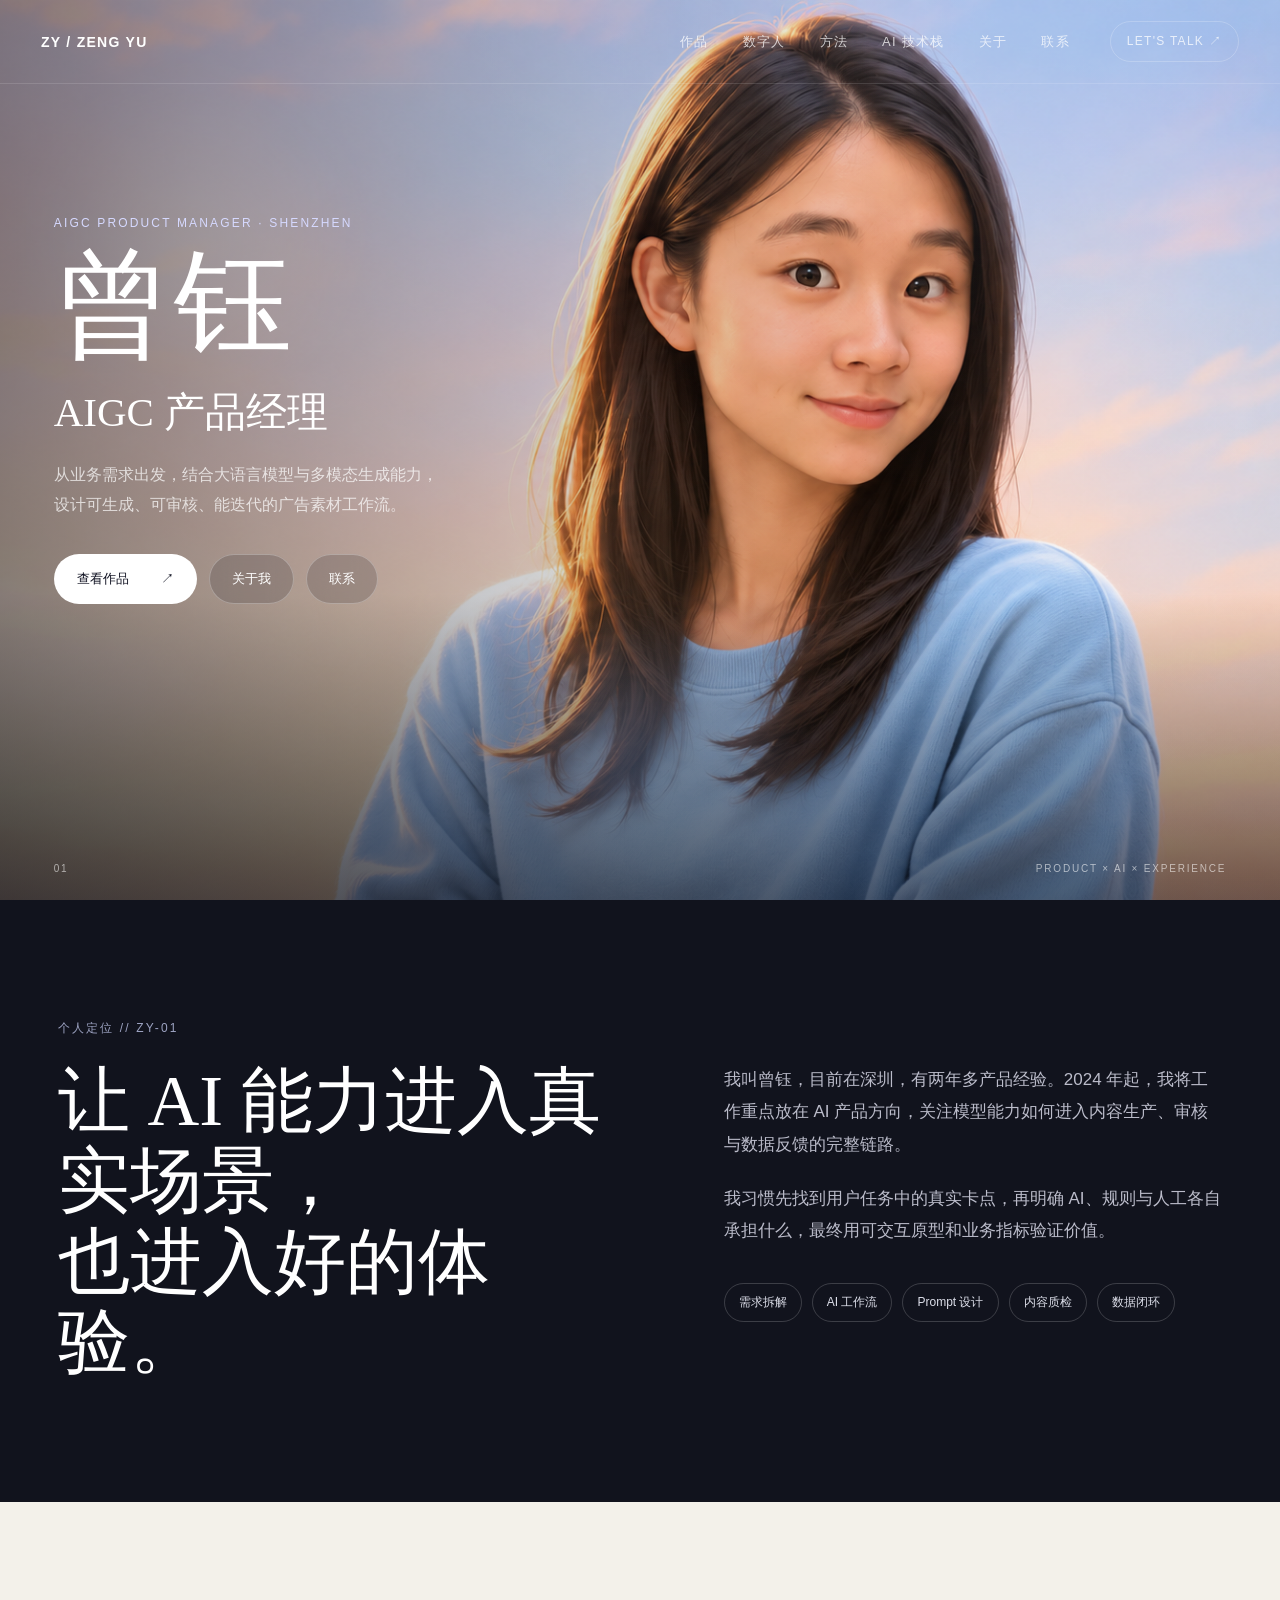
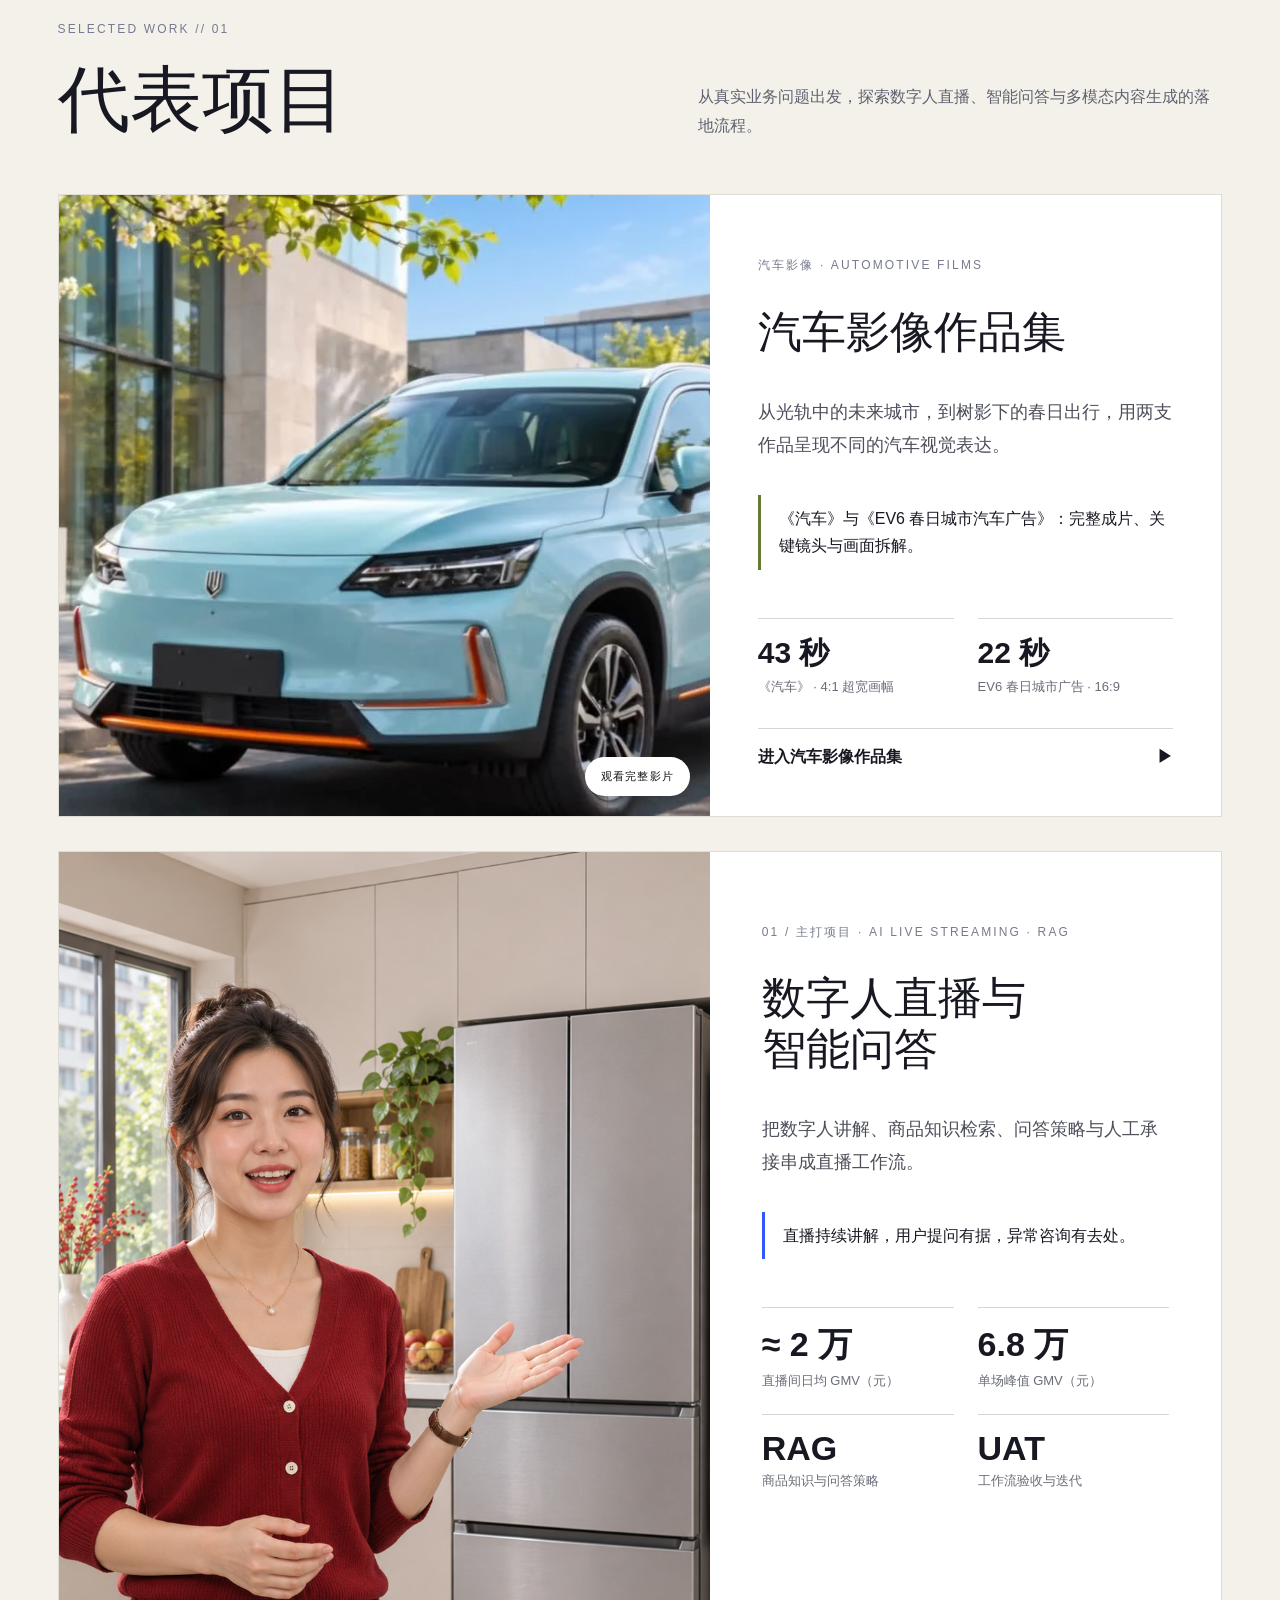
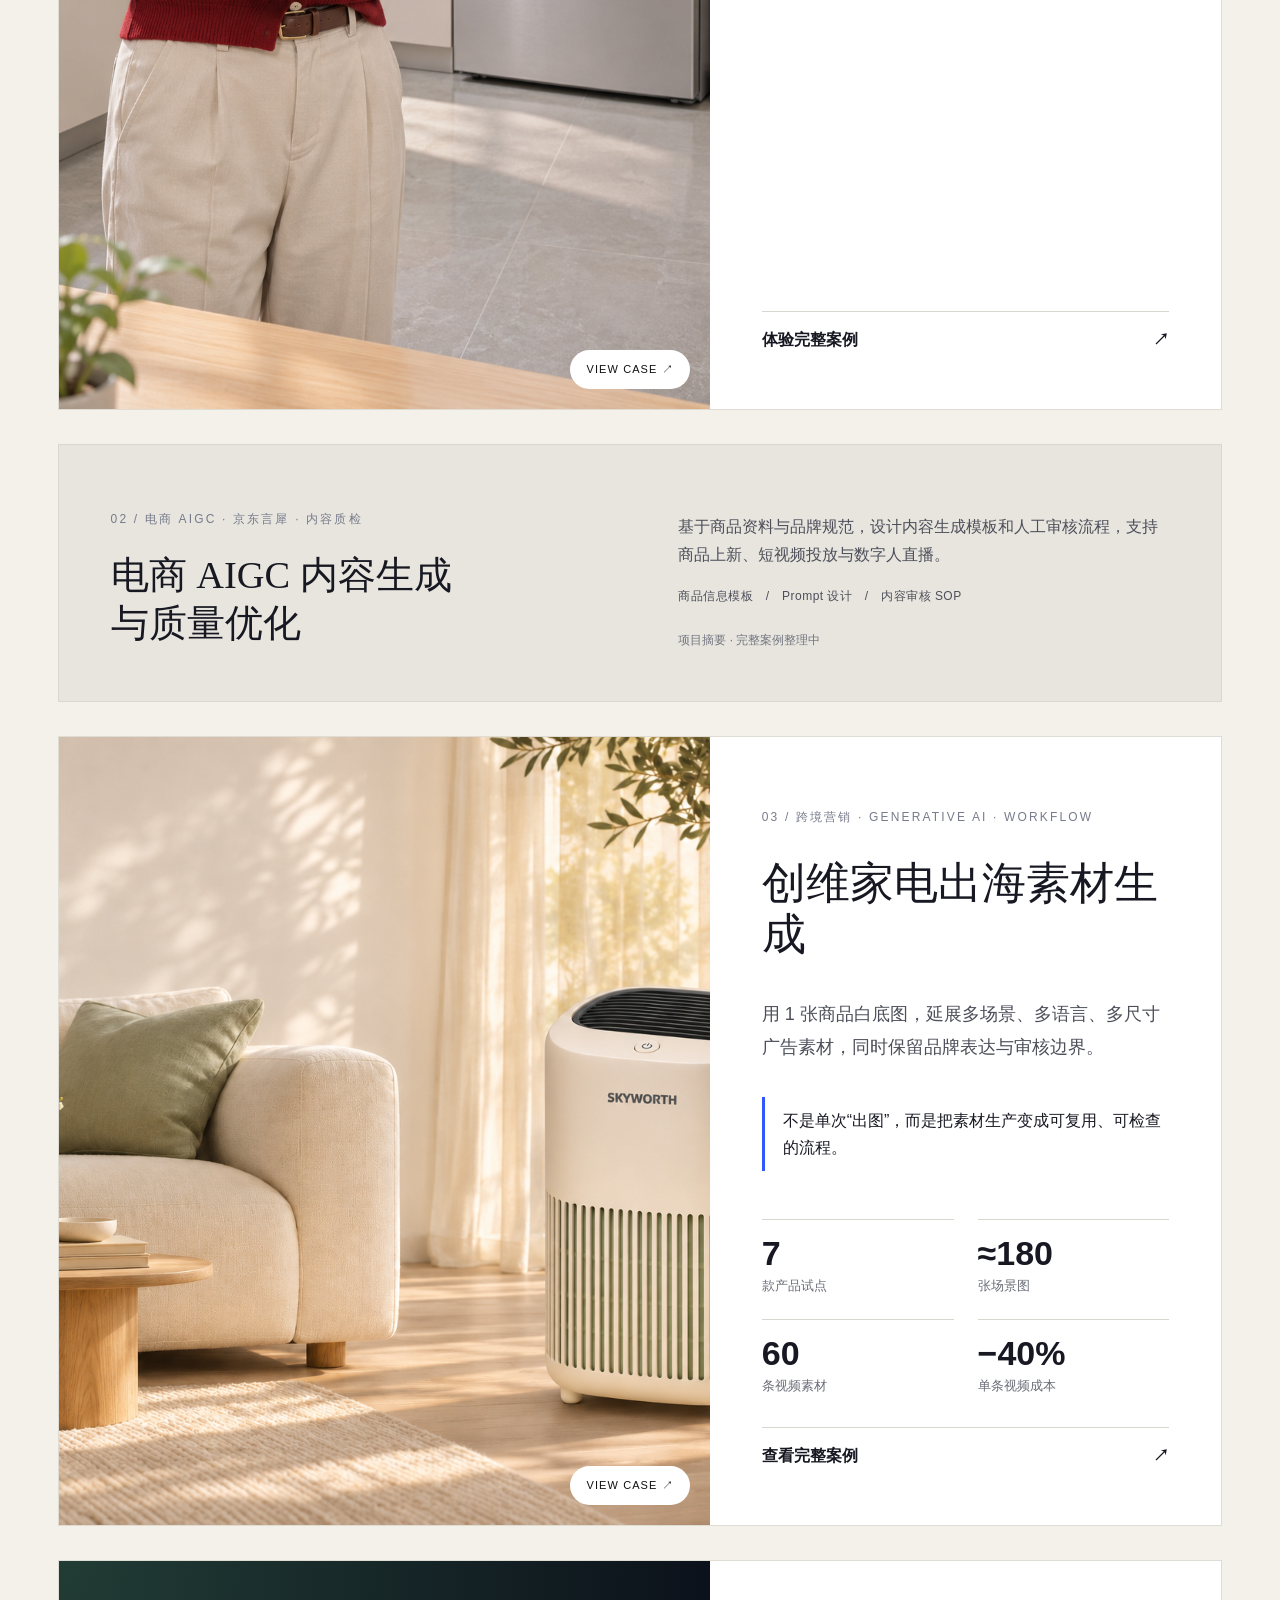
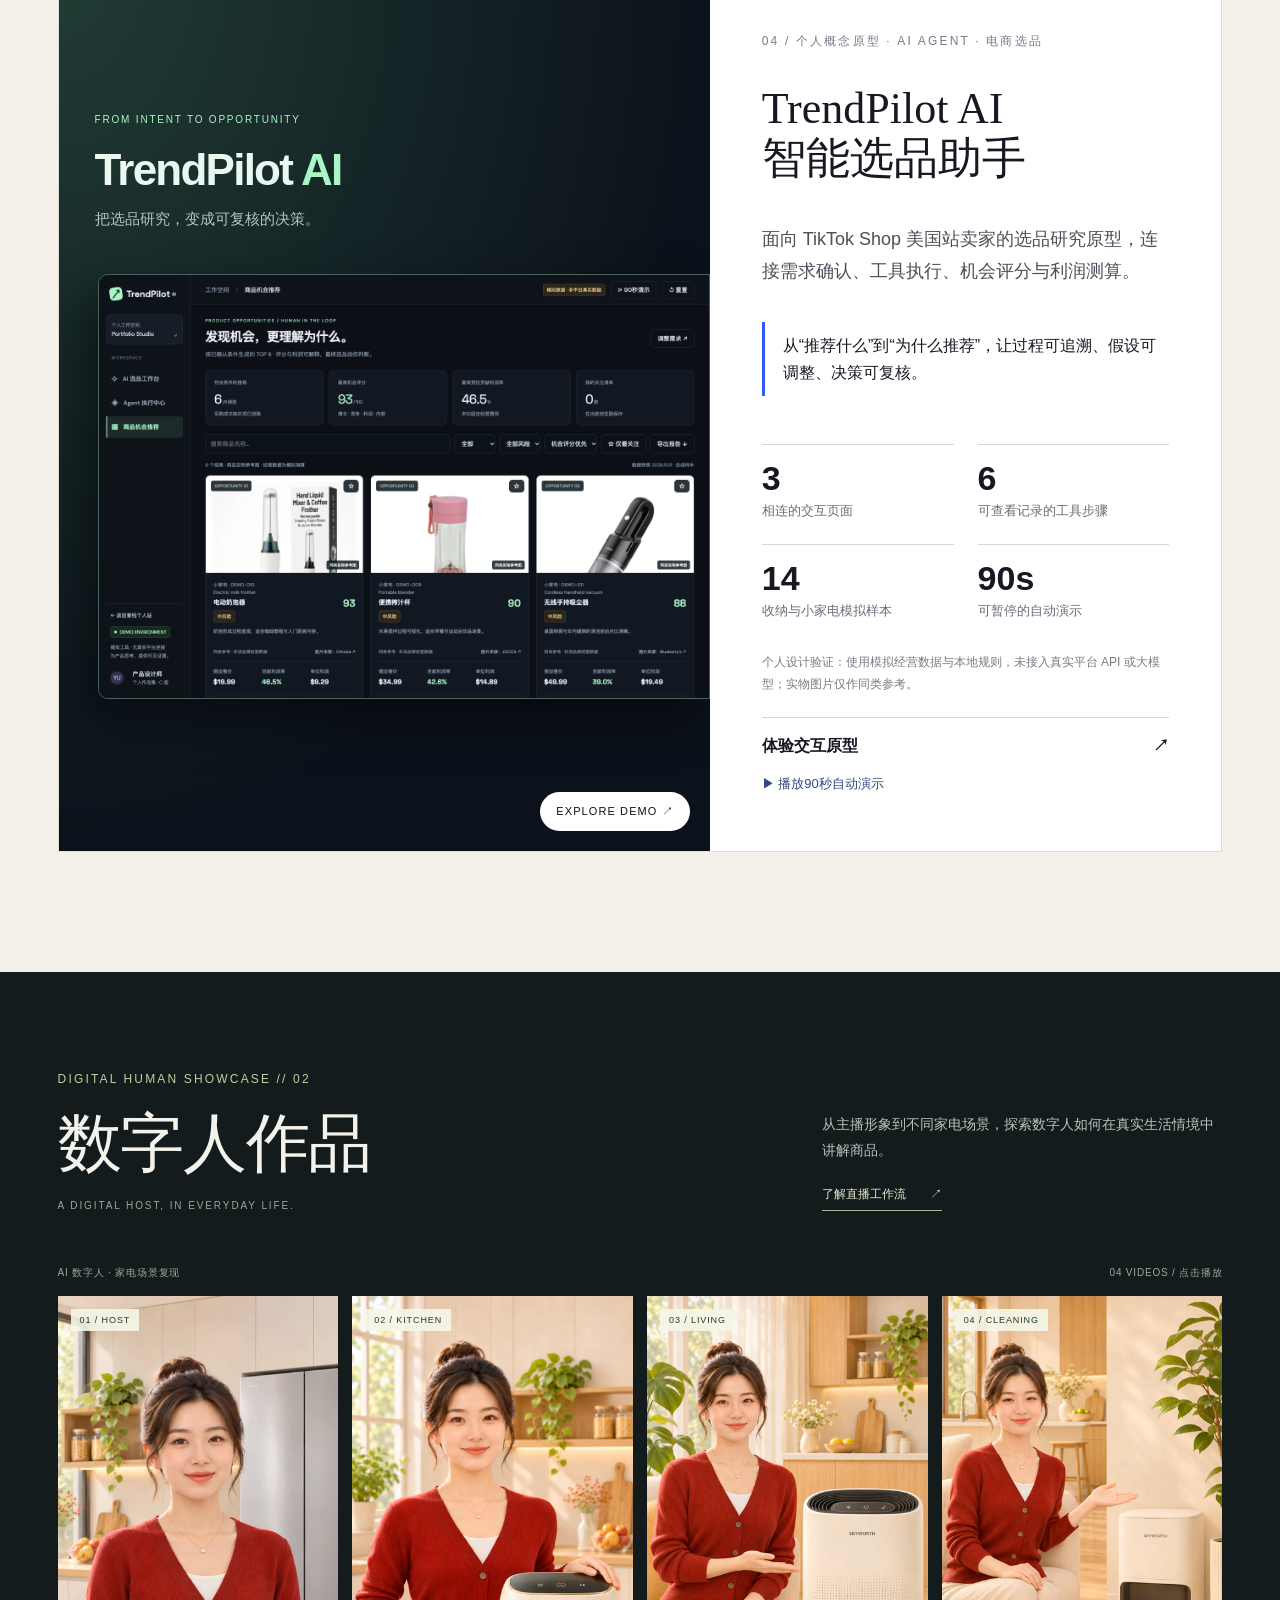
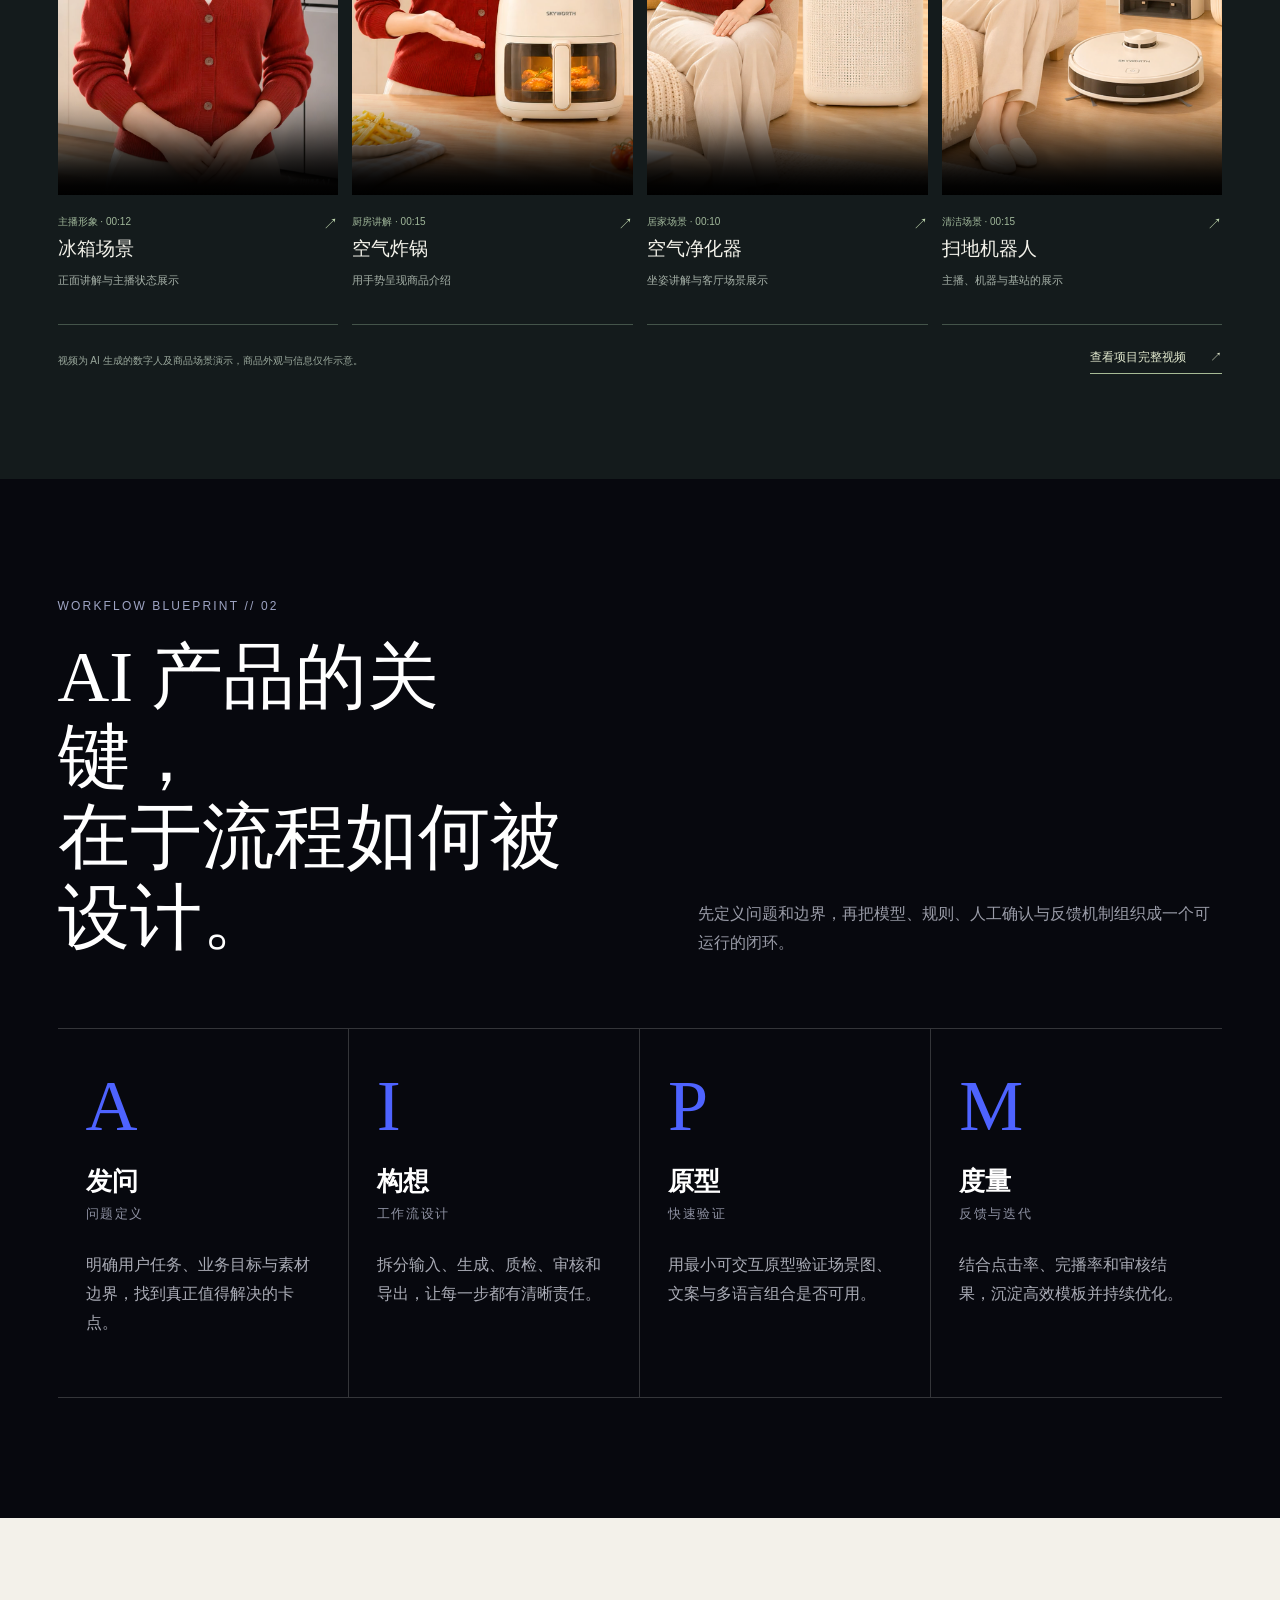
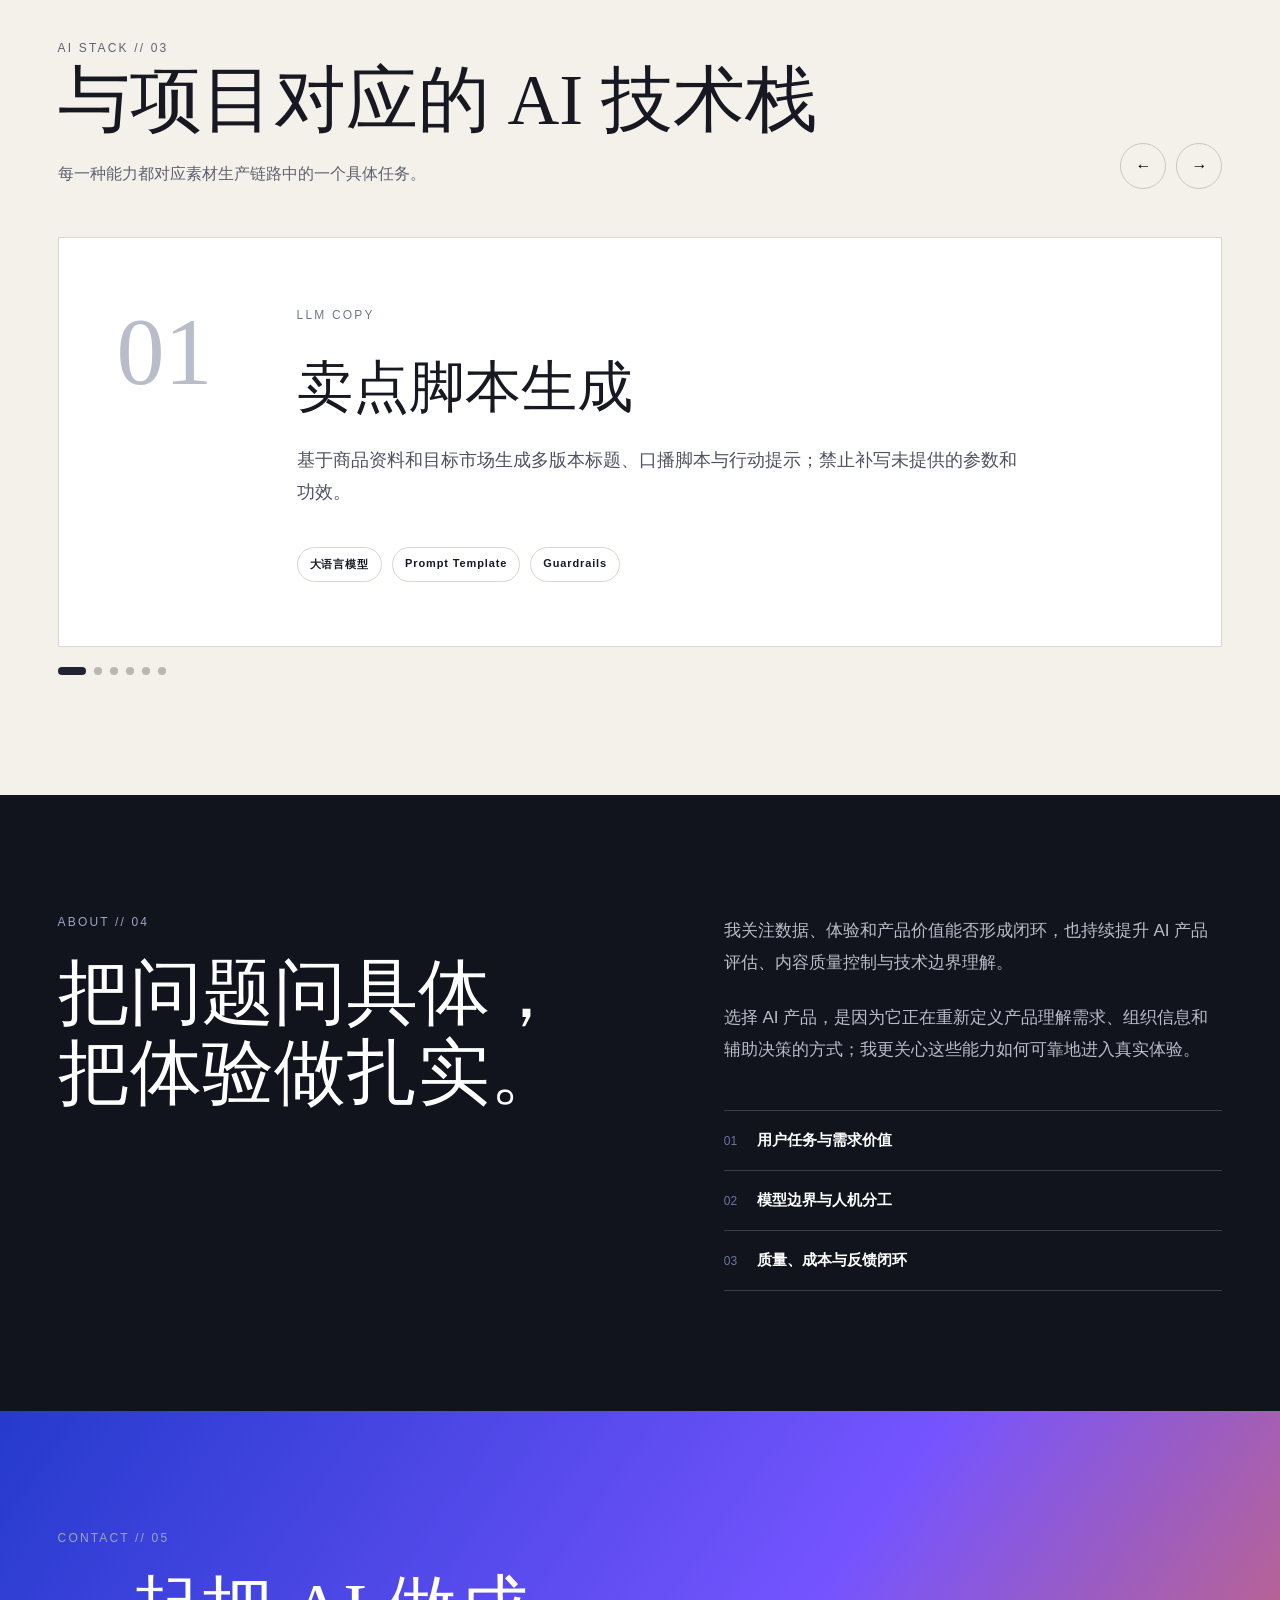
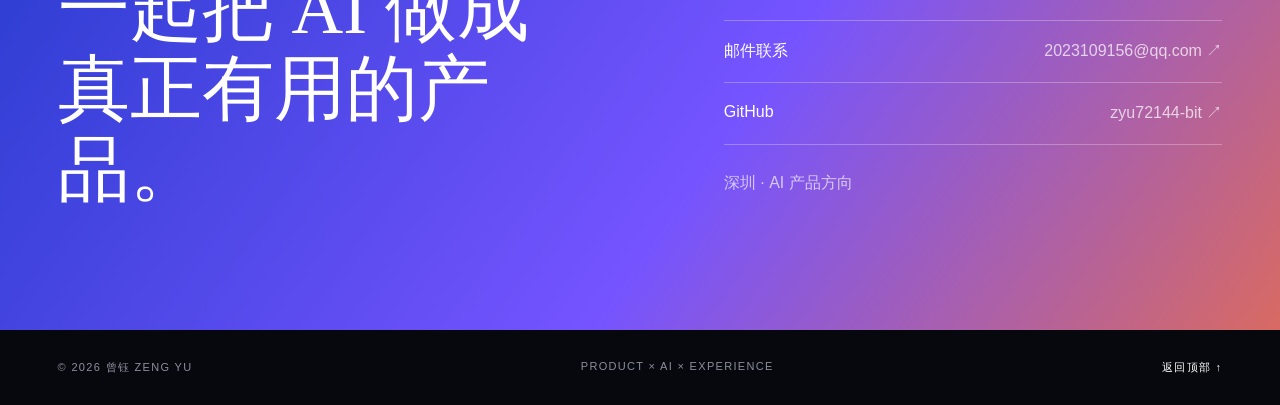
<file: index.html>
<!doctype html>
<html lang="zh-CN">
<head>
  <meta charset="utf-8">
  <meta name="viewport" content="width=device-width, initial-scale=1">
  <meta name="description" content="曾钰，AIGC 产品经理。关注生成式 AI、内容工作流、用户体验与数据闭环。">
  <title>曾钰 Zeng Yu / AIGC 产品经理</title>
  <link rel="stylesheet" href="site.css">
  <link rel="stylesheet" href="digital-showcase.css">
  <link rel="stylesheet" href="trendpilot-project.css">
  <link rel="stylesheet" href="automotive-project.css">
</head>
<body>
  <a class="skip-link" href="#main">跳到正文</a>

  <header class="site-header" id="home">
    <a class="brand" href="#home" aria-label="返回首页">ZY / ZENG YU</a>
    <nav class="nav" aria-label="主导航">
      <a href="#work">作品</a>
      <a href="#digital-human">数字人</a>
      <a href="#method">方法</a>
      <a href="#stack">AI 技术栈</a>
      <a href="#about">关于</a>
      <a href="#contact">联系</a>
    </nav>
    <a class="nav-cta" href="#contact">LET'S TALK ↗</a>
  </header>

  <main id="main">
    <section class="hero" aria-labelledby="hero-title">
      <img class="hero-art" src="assets/hero-portrait-sunny.png" alt="曾钰身穿浅蓝色卫衣的卡通形象">
      <div class="hero-glow" aria-hidden="true"></div><div class="hero-orb hero-orb-one" aria-hidden="true"></div><div class="hero-orb hero-orb-two" aria-hidden="true"></div><div class="hero-shade" aria-hidden="true"></div>
      <div class="hero-copy">
        <p class="hero-kicker">AIGC PRODUCT MANAGER · SHENZHEN</p>
        <h1 id="hero-title">曾钰</h1>
        <p class="hero-role">AIGC 产品经理</p>
        <p class="hero-intro">从业务需求出发，结合大语言模型与多模态生成能力，<br>设计可生成、可审核、能迭代的广告素材工作流。</p>
        <div class="hero-actions">
          <a class="button button-light" href="#work">查看作品 <span>↗</span></a>
          <a class="button button-ghost" href="#about">关于我</a>
          <a class="button button-ghost" href="#contact">联系</a>
        </div>
      </div>
      <div class="hero-index" aria-hidden="true">
        <span>01</span>
        <span>PRODUCT × AI × EXPERIENCE</span>
      </div>
    </section>

    <section class="identity section-dark" id="about" aria-labelledby="identity-title">
      <div class="section-shell identity-grid">
        <div>
          <p class="section-label">个人定位 // ZY-01</p>
          <h2 id="identity-title">让 AI 能力进入真实场景，<br>也进入好的体验。</h2>
        </div>
        <div class="identity-copy">
          <p>我叫曾钰，目前在深圳，有两年多产品经验。2024 年起，我将工作重点放在 AI 产品方向，关注模型能力如何进入内容生产、审核与数据反馈的完整链路。</p>
          <p>我习惯先找到用户任务中的真实卡点，再明确 AI、规则与人工各自承担什么，最终用可交互原型和业务指标验证价值。</p>
          <div class="tag-row" aria-label="能力标签">
            <span>需求拆解</span><span>AI 工作流</span><span>Prompt 设计</span><span>内容质检</span><span>数据闭环</span>
          </div>
        </div>
      </div>
    </section>

    <section class="work section-light" id="work" aria-labelledby="work-title">
      <div class="section-shell">
        <div class="section-heading">
          <div>
            <p class="section-label">SELECTED WORK // 01</p>
            <h2 id="work-title">代表项目</h2>
          </div>
          <p>从真实业务问题出发，探索数字人直播、智能问答与多模态内容生成的落地流程。</p>
        </div>

        <article class="project-feature project-automotive" id="automotive-films" aria-labelledby="automotive-title">
          <a class="project-image automotive-image" href="projects/automotive-portfolio/" aria-label="打开汽车影像作品集，观看两支完整视频">
            <img src="projects/automotive-portfolio/assets/ev6-spring-0.webp" alt="视频原帧：浅蓝色 EV6 在春日城市街道上" loading="lazy">
            <span>观看完整影片</span>
          </a>
          <div class="project-copy">
            <p class="project-meta">汽车影像 · AUTOMOTIVE FILMS</p>
            <h3 id="automotive-title">汽车影像作品集</h3>
            <p class="project-lead">从光轨中的未来城市，到树影下的春日出行，用两支作品呈现不同的汽车视觉表达。</p>
            <p class="project-thesis">《汽车》与《EV6 春日城市汽车广告》：完整成片、关键镜头与画面拆解。</p>
            <dl class="project-stats">
              <div><dt>43 秒</dt><dd>《汽车》 · 4:1 超宽画幅</dd></div>
              <div><dt>22 秒</dt><dd>EV6 春日城市广告 · 16:9</dd></div>
            </dl>
            <a class="text-link" href="projects/automotive-portfolio/">进入汽车影像作品集 <span aria-hidden="true">▶</span></a>
          </div>
        </article>

        <article class="project-feature project-live">
          <a class="project-image project-live-image" href="projects/digital-human-live/" aria-label="打开数字人直播与智能问答项目">
            <img src="projects/digital-human-live/cover.png" alt="数字人主播在家电场景中的示意形象">
            <span>VIEW CASE ↗</span>
          </a>
          <div class="project-copy">
            <p class="project-meta">01 / 主打项目 · AI LIVE STREAMING · RAG</p>
            <h3>数字人直播与<br>智能问答</h3>
            <p class="project-lead">把数字人讲解、商品知识检索、问答策略与人工承接串成直播工作流。</p>
            <p class="project-thesis">直播持续讲解，用户提问有据，异常咨询有去处。</p>
            <dl class="project-stats">
              <div><dt>≈ 2 万</dt><dd>直播间日均 GMV（元）</dd></div>
              <div><dt>6.8 万</dt><dd>单场峰值 GMV（元）</dd></div>
              <div><dt>RAG</dt><dd>商品知识与问答策略</dd></div>
              <div><dt>UAT</dt><dd>工作流验收与迭代</dd></div>
            </dl>
            <a class="text-link" href="projects/digital-human-live/">体验完整案例 <span>↗</span></a>
          </div>
        </article>

        <article class="project-summary" aria-labelledby="content-project-title">
          <div><p class="project-meta">02 / 电商 AIGC · 京东言犀 · 内容质检</p><h3 id="content-project-title">电商 AIGC 内容生成<br>与质量优化</h3></div>
          <div><p>基于商品资料与品牌规范，设计内容生成模板和人工审核流程，支持商品上新、短视频投放与数字人直播。</p><p class="summary-tags">商品信息模板　/　Prompt 设计　/　内容审核 SOP</p><span class="summary-status">项目摘要 · 完整案例整理中</span></div>
        </article>

        <article class="project-feature project-overseas">
          <a class="project-image" href="projects/skyworth-ai-ad-generation/" aria-label="打开创维家电出海素材生成项目">
            <img src="projects/skyworth-ai-ad-generation/assets/living.png" alt="SKYWORTH 创维净化器的温暖客厅广告场景">
            <span>VIEW CASE ↗</span>
          </a>
          <div class="project-copy">
            <p class="project-meta">03 / 跨境营销 · GENERATIVE AI · WORKFLOW</p>
            <h3>创维家电出海素材生成</h3>
            <p class="project-lead">用 1 张商品白底图，延展多场景、多语言、多尺寸广告素材，同时保留品牌表达与审核边界。</p>
            <p class="project-thesis">不是单次“出图”，而是把素材生产变成可复用、可检查的流程。</p>
            <dl class="project-stats">
              <div><dt>7</dt><dd>款产品试点</dd></div>
              <div><dt>≈180</dt><dd>张场景图</dd></div>
              <div><dt>60</dt><dd>条视频素材</dd></div>
              <div><dt>−40%</dt><dd>单条视频成本</dd></div>
            </dl>
            <a class="text-link" href="projects/skyworth-ai-ad-generation/">查看完整案例 <span>↗</span></a>
          </div>
        </article>

        <article class="project-feature project-trendpilot" id="trendpilot" aria-labelledby="trendpilot-title">
          <a class="project-image trendpilot-image" href="projects/trendpilot/" aria-label="体验 TrendPilot AI 智能选品原型">
            <div class="trendpilot-visual-title"><small>FROM INTENT TO OPPORTUNITY</small><strong>TrendPilot <em>AI</em></strong><p>把选品研究，变成可复核的决策。</p></div>
            <img src="projects/trendpilot/cover.png" alt="TrendPilot AI 小家电选品推荐界面，展示实物参考图、机会评分和模拟利润">
            <span>EXPLORE DEMO ↗</span>
          </a>
          <div class="project-copy">
            <p class="project-meta">04 / 个人概念原型 · AI AGENT · 电商选品</p>
            <h3 id="trendpilot-title">TrendPilot AI<br>智能选品助手</h3>
            <p class="project-lead">面向 TikTok Shop 美国站卖家的选品研究原型，连接需求确认、工具执行、机会评分与利润测算。</p>
            <p class="project-thesis">从“推荐什么”到“为什么推荐”，让过程可追溯、假设可调整、决策可复核。</p>
            <dl class="project-stats">
              <div><dt>3</dt><dd>相连的交互页面</dd></div>
              <div><dt>6</dt><dd>可查看记录的工具步骤</dd></div>
              <div><dt>14</dt><dd>收纳与小家电模拟样本</dd></div>
              <div><dt>90s</dt><dd>可暂停的自动演示</dd></div>
            </dl>
            <p class="trendpilot-boundary">个人设计验证：使用模拟经营数据与本地规则，未接入真实平台 API 或大模型；实物图片仅作同类参考。</p>
            <a class="text-link" href="projects/trendpilot/">体验交互原型 <span>↗</span></a>
            <a class="trendpilot-tour" href="projects/trendpilot/?tour=1">▶ 播放90秒自动演示</a>
          </div>
        </article>
      </div>
    </section>

    <section class="digital-gallery" id="digital-human" aria-labelledby="digital-human-title">
      <div class="section-shell">
        <div class="digital-intro"><div><p class="section-label">DIGITAL HUMAN SHOWCASE // 02</p><h2 id="digital-human-title">数字人作品</h2><p class="digital-english">A DIGITAL HOST, IN EVERYDAY LIFE.</p></div><div class="digital-intro-copy"><p>从主播形象到不同家电场景，探索数字人如何在真实生活情境中讲解商品。</p><a href="projects/digital-human-live/index.html#demo">了解直播工作流 <span>↗</span></a></div></div>
        <div class="digital-topline"><span>AI 数字人 · 家电场景复现</span><span>04 VIDEOS / 点击播放</span></div>
        <div class="digital-grid">
          <article class="digital-card"><div class="digital-screen"><video controls playsinline preload="none" poster="projects/digital-human-live/posters/fridge.png" aria-label="播放冰箱场景主播形象"><source src="projects/digital-human-live/videos/fridge.mp4" type="video/mp4">浏览器暂不支持视频播放。</video><span class="digital-index">01 / HOST</span></div><div class="digital-card-copy"><div><p>主播形象 · 00:12</p><h3>冰箱场景</h3><span>正面讲解与主播状态展示</span></div><span class="digital-arrow">↗</span></div></article>
          <article class="digital-card"><div class="digital-screen"><video controls playsinline preload="none" poster="projects/digital-human-live/posters/air-fryer.png" aria-label="播放空气炸锅场景讲解"><source src="projects/digital-human-live/videos/air-fryer.mp4" type="video/mp4">浏览器暂不支持视频播放。</video><span class="digital-index">02 / KITCHEN</span></div><div class="digital-card-copy"><div><p>厨房讲解 · 00:15</p><h3>空气炸锅</h3><span>用手势呈现商品介绍</span></div><span class="digital-arrow">↗</span></div></article>
          <article class="digital-card"><div class="digital-screen"><video controls playsinline preload="none" poster="projects/digital-human-live/posters/air-purifier.png" aria-label="播放空气净化器居家场景"><source src="projects/digital-human-live/videos/air-purifier.mp4" type="video/mp4">浏览器暂不支持视频播放。</video><span class="digital-index">03 / LIVING</span></div><div class="digital-card-copy"><div><p>居家场景 · 00:10</p><h3>空气净化器</h3><span>坐姿讲解与客厅场景展示</span></div><span class="digital-arrow">↗</span></div></article>
          <article class="digital-card"><div class="digital-screen"><video controls playsinline preload="none" poster="projects/digital-human-live/posters/robot-vacuum.png" aria-label="播放扫地机器人场景展示"><source src="projects/digital-human-live/videos/robot-vacuum.mp4" type="video/mp4">浏览器暂不支持视频播放。</video><span class="digital-index">04 / CLEANING</span></div><div class="digital-card-copy"><div><p>清洁场景 · 00:15</p><h3>扫地机器人</h3><span>主播、机器与基站的展示</span></div><span class="digital-arrow">↗</span></div></article>
        </div>
        <div class="digital-foot"><p>视频为 AI 生成的数字人及商品场景演示，商品外观与信息仅作示意。</p><a href="projects/digital-human-live/index.html#videos">查看项目完整视频 <span>↗</span></a></div>
      </div>
    </section>

    <section class="method section-ink" id="method" aria-labelledby="method-title">
      <div class="section-shell">
        <p class="section-label">WORKFLOW BLUEPRINT // 02</p>
        <div class="section-heading heading-invert">
          <h2 id="method-title">AI 产品的关键，<br>在于流程如何被设计。</h2>
          <p>先定义问题和边界，再把模型、规则、人工确认与反馈机制组织成一个可运行的闭环。</p>
        </div>
        <ol class="method-grid">
          <li><span>A</span><h3>发问</h3><small>问题定义</small><p>明确用户任务、业务目标与素材边界，找到真正值得解决的卡点。</p></li>
          <li><span>I</span><h3>构想</h3><small>工作流设计</small><p>拆分输入、生成、质检、审核和导出，让每一步都有清晰责任。</p></li>
          <li><span>P</span><h3>原型</h3><small>快速验证</small><p>用最小可交互原型验证场景图、文案与多语言组合是否可用。</p></li>
          <li><span>M</span><h3>度量</h3><small>反馈与迭代</small><p>结合点击率、完播率和审核结果，沉淀高效模板并持续优化。</p></li>
        </ol>
      </div>
    </section>

    <section class="stack section-light" id="stack" aria-labelledby="stack-title">
      <div class="section-shell">
        <div class="stack-head">
          <div>
            <p class="section-label">AI STACK // 03</p>
            <h2 id="stack-title">与项目对应的 AI 技术栈</h2>
            <p>每一种能力都对应素材生产链路中的一个具体任务。</p>
          </div>
          <div class="stack-controls" aria-label="技术栈卡片控制">
            <button type="button" data-stack-prev aria-label="上一张">←</button>
            <button type="button" data-stack-next aria-label="下一张">→</button>
          </div>
        </div>

        <div class="stack-viewport">
          <div class="stack-track" data-stack-track>
            <article class="stack-card"><span>01</span><div><p>LLM COPY</p><h3>卖点脚本生成</h3><p>基于商品资料和目标市场生成多版本标题、口播脚本与行动提示；禁止补写未提供的参数和功效。</p><div><b>大语言模型</b><b>Prompt Template</b><b>Guardrails</b></div></div></article>
            <article class="stack-card"><span>02</span><div><p>MULTIMODAL</p><h3>商品场景图生成</h3><p>从白底图完成主体抠图、背景生成与图层合成，约束商品外观、比例和品牌标识不变形。</p><div><b>Image Generation</b><b>Inpainting</b><b>Compositing</b></div></div></article>
            <article class="stack-card"><span>03</span><div><p>LOCALIZATION</p><h3>多语言适配</h3><p>将英语、西班牙语文案、配音和字幕一起纳入模板，维护统一品牌术语并避免直译腔。</p><div><b>Translation</b><b>TTS</b><b>Subtitle</b></div></div></article>
            <article class="stack-card"><span>04</span><div><p>VIDEO</p><h3>数字人与视频合成</h3><p>将实拍、商品场景图、口播脚本和配音组合为短视频，按市场与卖点快速生成测试版本。</p><div><b>Digital Human</b><b>Voice</b><b>Template Video</b></div></div></article>
            <article class="stack-card"><span>05</span><div><p>QUALITY</p><h3>规则质检与人工复核</h3><p>自动检查商品变形、文字错误、品牌术语和平台风险，并把低置信度结果交给人工确认。</p><div><b>Vision Check</b><b>Rule Engine</b><b>Human Review</b></div></div></article>
            <article class="stack-card"><span>06</span><div><p>FEEDBACK LOOP</p><h3>投放数据回流</h3><p>按商品、市场、卖点和模板记录素材，结合点击率、完播率与转化表现决定下一轮优先生成。</p><div><b>A/B Test</b><b>Attribution</b><b>Template Reuse</b></div></div></article>
          </div>
        </div>
        <div class="stack-dots" data-stack-dots aria-label="技术栈卡片分页"></div>
      </div>
    </section>

    <section class="about section-dark" aria-labelledby="about-title">
      <div class="section-shell about-grid">
        <div>
          <p class="section-label">ABOUT // 04</p>
          <h2 id="about-title">把问题问具体，<br>把体验做扎实。</h2>
        </div>
        <div>
          <p>我关注数据、体验和产品价值能否形成闭环，也持续提升 AI 产品评估、内容质量控制与技术边界理解。</p>
          <p>选择 AI 产品，是因为它正在重新定义产品理解需求、组织信息和辅助决策的方式；我更关心这些能力如何可靠地进入真实体验。</p>
          <ul class="about-list">
            <li><span>01</span><strong>用户任务与需求价值</strong></li>
            <li><span>02</span><strong>模型边界与人机分工</strong></li>
            <li><span>03</span><strong>质量、成本与反馈闭环</strong></li>
          </ul>
        </div>
      </div>
    </section>

    <section class="contact section-accent" id="contact" aria-labelledby="contact-title">
      <div class="section-shell contact-grid">
        <div>
          <p class="section-label">CONTACT // 05</p>
          <h2 id="contact-title">一起把 AI 做成<br>真正有用的产品。</h2>
        </div>
        <div class="contact-links">
          <a href="mailto:2023109156@qq.com">邮件联系 <span>2023109156@qq.com ↗</span></a>
          <a href="https://github.com/zyu72144-bit" target="_blank" rel="noopener noreferrer">GitHub <span>zyu72144-bit ↗</span></a>
          <p>深圳 · AI 产品方向</p>
        </div>
      </div>
    </section>
  </main>

  <footer>
    <span>© 2026 曾钰 ZENG YU</span>
    <span>PRODUCT × AI × EXPERIENCE</span>
    <a href="#home">返回顶部 ↑</a>
  </footer>
  <script src="site.js"></script>
  <script src="digital-showcase.js"></script>
</body>
</html>
</file>
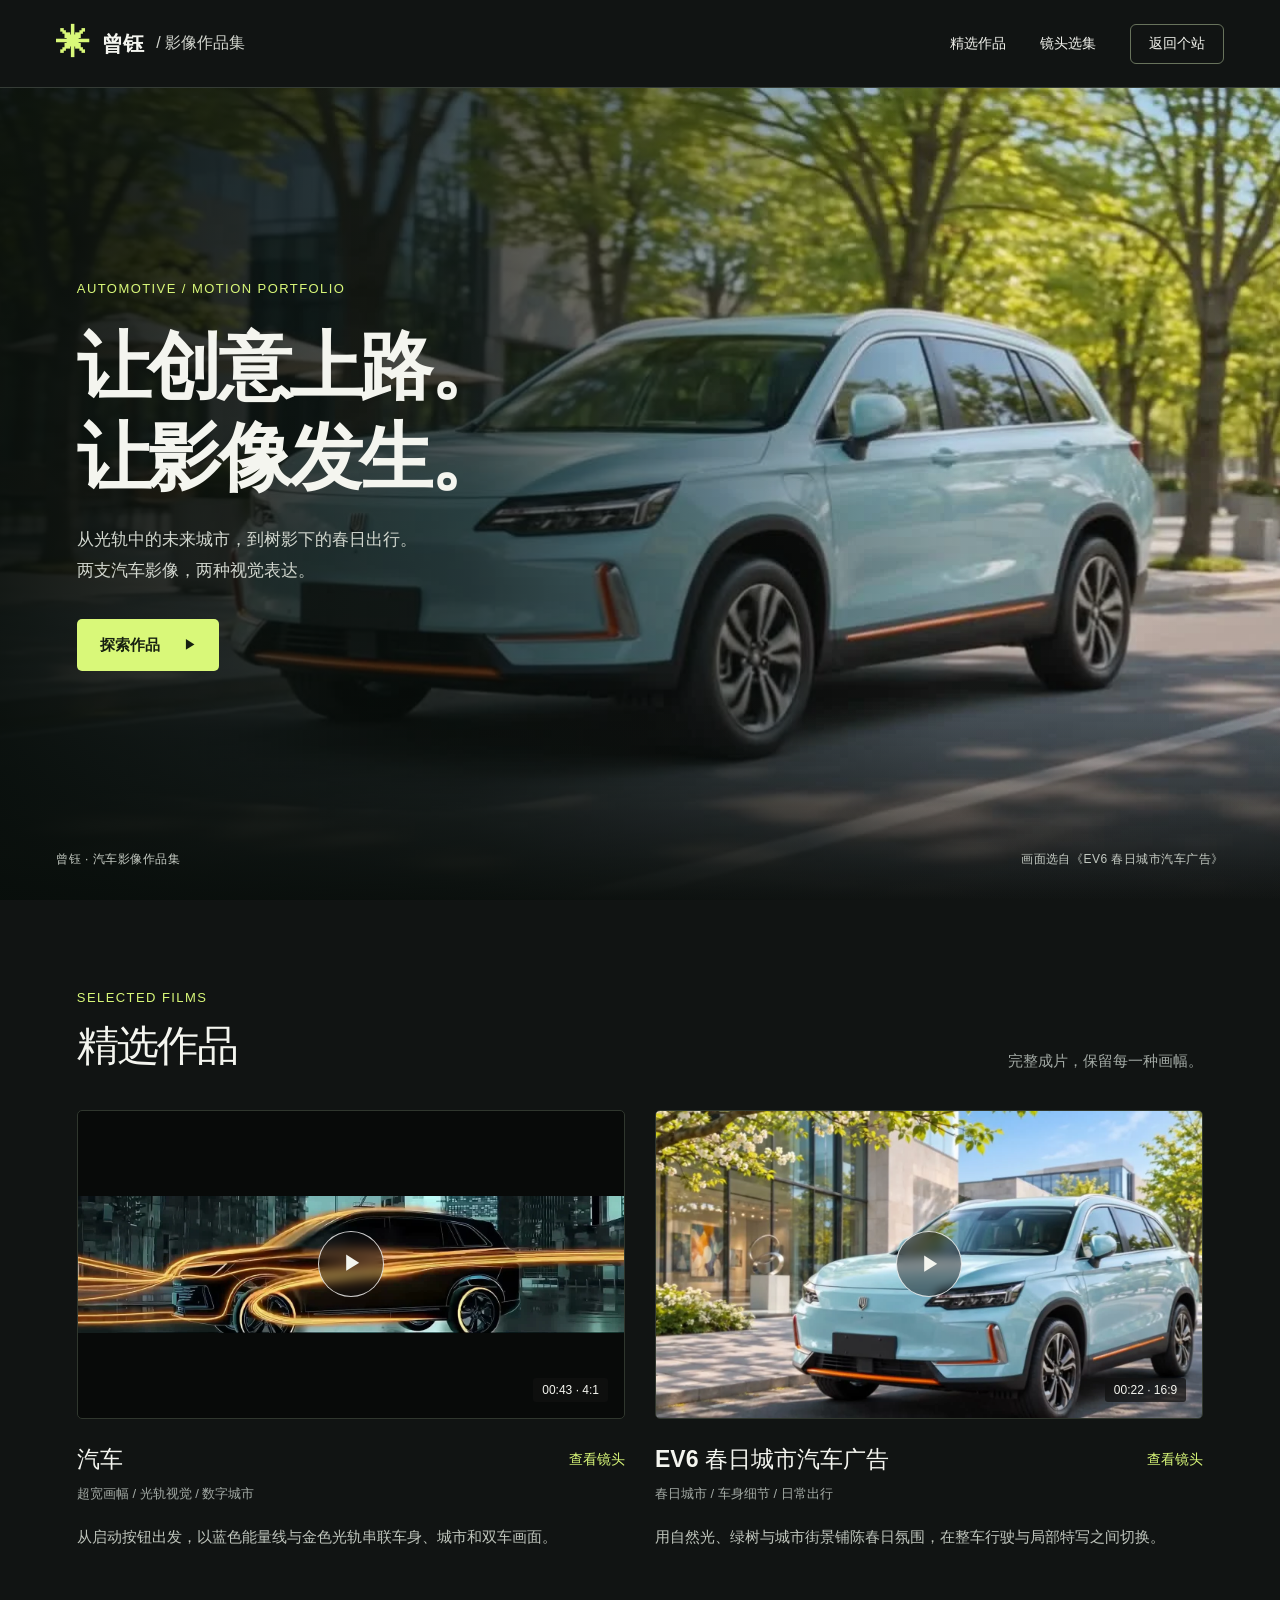
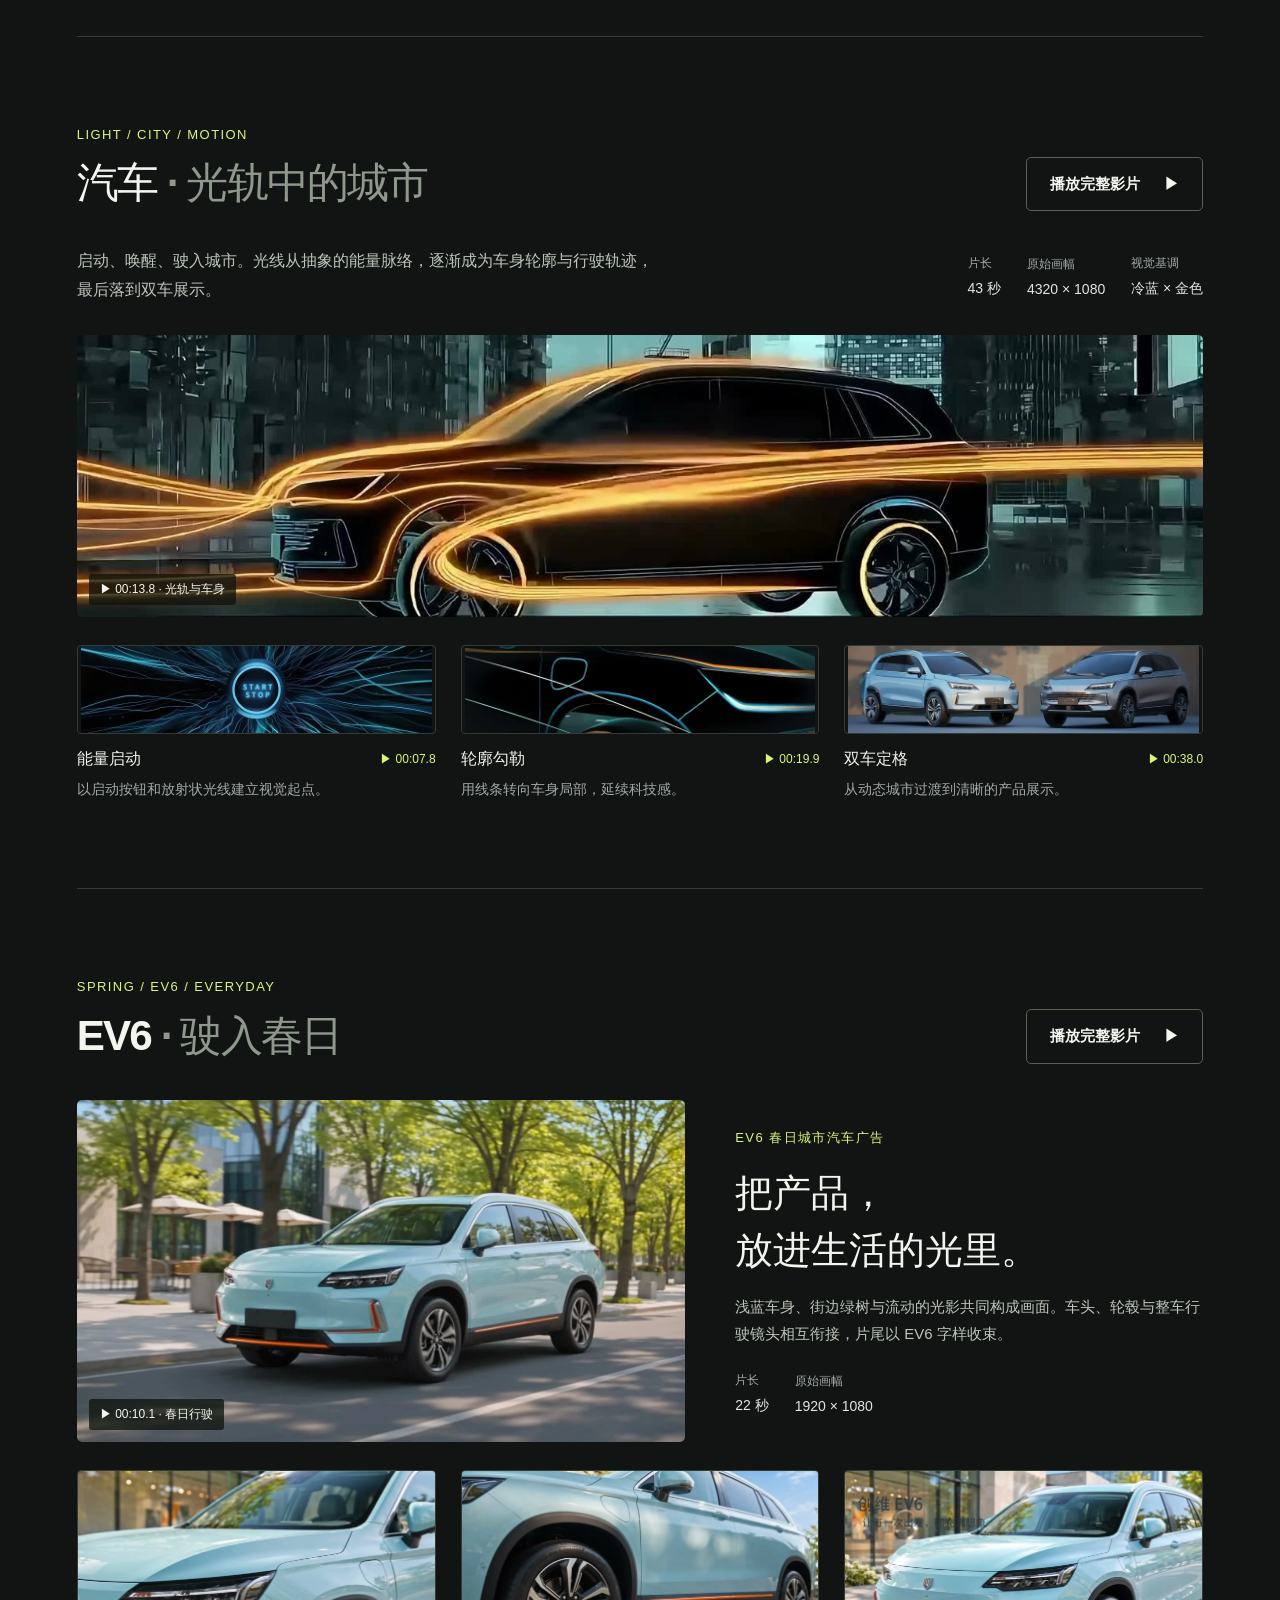
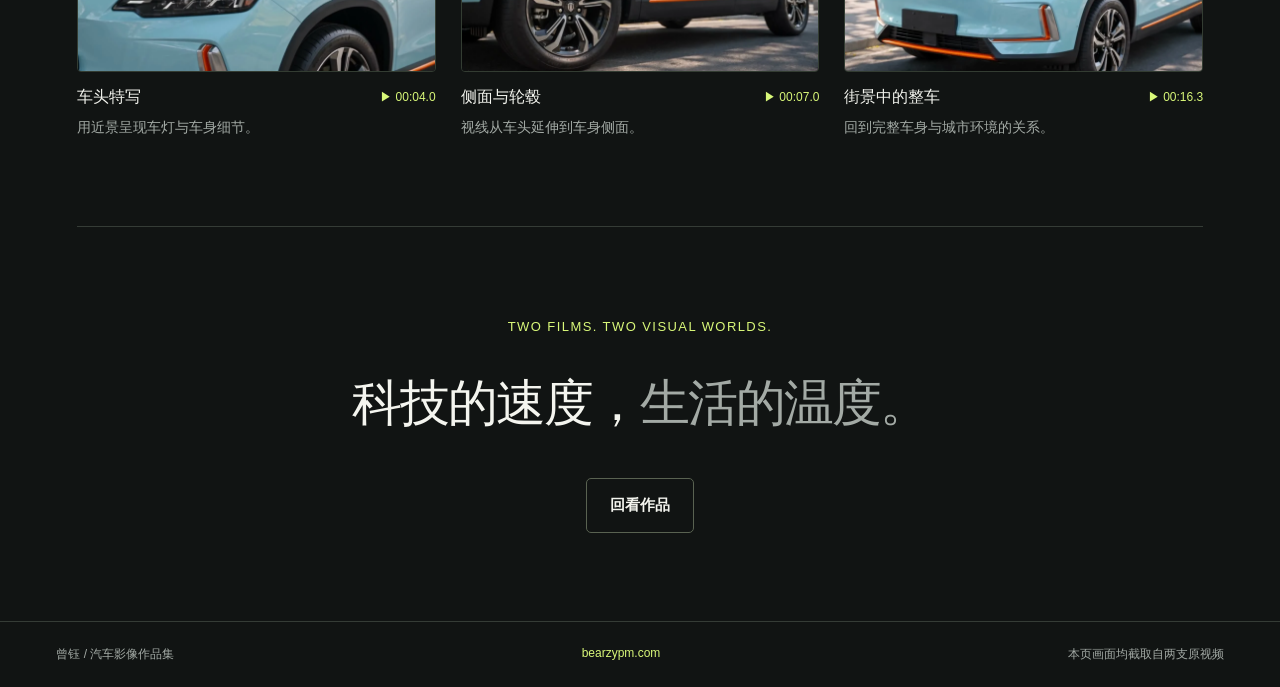
<file: projects/automotive-portfolio/index.html>
<!doctype html>
<html lang="zh-CN"><head><meta charset="utf-8"><meta name="viewport" content="width=device-width,initial-scale=1"><title>汽车影像作品集 · 曾钰</title><meta name="description" content="曾钰的汽车影像作品集：汽车与 EV6 春日城市汽车广告，完整成片与关键镜头。"><meta name="theme-color" content="#111413"><link rel="stylesheet" href="style.css"></head>
<body><a class="skip" href="#works">跳转到作品</a>
<header class="nav"><a class="brand" href="#top"><span class="spark">✳</span> 曾钰<span class="brand-sub">/ 影像作品集</span></a><nav aria-label="主导航"><a href="#works">精选作品</a><a href="#frames">镜头选集</a><a href="https://www.bearzypm.com/" class="home">返回个站</a></nav></header>
<main id="top"><section class="hero"><img class="hero-image" src="assets/ev6-spring-3.webp" alt="EV6 行驶在春日树荫下的城市道路上"><div class="hero-shade"></div><div class="hero-content"><p class="eyebrow">AUTOMOTIVE / MOTION PORTFOLIO</p><h1>让创意上路。<br>让影像发生。</h1><p class="hero-copy">从光轨中的未来城市，到树影下的春日出行。<br>两支汽车影像，两种视觉表达。</p><a class="button primary" href="#works">探索作品 <span class="play-small" aria-hidden="true">▶</span></a></div><div class="hero-bottom"><span>曾钰 · 汽车影像作品集</span><span>画面选自《EV6 春日城市汽车广告》</span></div></section>
<section class="section" id="works"><div class="section-head"><div><p class="eyebrow">SELECTED FILMS</p><h2>精选作品</h2></div><p>完整成片，保留每一种画幅。</p></div><div class="film-grid"><article class="film"><button class="poster ultra-poster" data-film="automotive" aria-label="播放汽车完整视频"><img src="assets/automotive-2.webp" alt="汽车穿过金色光轨与数字城市"><span class="play-circle" aria-hidden="true">▶</span><span class="duration">00:43 · 4:1</span></button><div class="film-info"><div><h3>汽车</h3><p>超宽画幅 / 光轨视觉 / 数字城市</p></div><a href="#automotive">查看镜头</a></div><p class="film-description">从启动按钮出发，以蓝色能量线与金色光轨串联车身、城市和双车画面。</p></article><article class="film"><button class="poster" data-film="ev6-spring" aria-label="播放EV6春日城市汽车广告完整视频"><img src="assets/ev6-spring-0.webp" alt="浅蓝色 EV6 位于明亮的春日城市街道"><span class="play-circle" aria-hidden="true">▶</span><span class="duration">00:22 · 16:9</span></button><div class="film-info"><div><h3>EV6 春日城市汽车广告</h3><p>春日城市 / 车身细节 / 日常出行</p></div><a href="#ev6-spring">查看镜头</a></div><p class="film-description">用自然光、绿树与城市街景铺陈春日氛围，在整车行驶与局部特写之间切换。</p></article></div></section>
<div id="frames"><section class="section case" id="automotive"><div class="case-heading"><div><p class="eyebrow">LIGHT / CITY / MOTION</p><h2>汽车<span class="muted"> · 光轨中的城市</span></h2></div><button class="button outline" data-film="automotive">播放完整影片 <span aria-hidden="true">▶</span></button></div><div class="case-intro"><p>启动、唤醒、驶入城市。光线从抽象的能量脉络，逐渐成为车身轮廓与行驶轨迹，最后落到双车展示。</p><div class="facts"><span>片长 <b>43 秒</b></span><span>原始画幅 <b>4320 × 1080</b></span><span>视觉基调 <b>冷蓝 × 金色</b></span></div></div><button class="wide-frame" data-film="automotive" data-time="13.824" aria-label="从13.8秒播放光轨与车身镜头"><img src="assets/automotive-2.webp" alt="金色光轨环绕车身，背景为数字城市" loading="lazy"><span class="frame-overlay">▶ 00:13.8 · 光轨与车身</span></button><div class="shots shots-ultra"><button class="shot" data-film="automotive" data-time="7.776"><img src="assets/automotive-1.webp" alt="蓝色能量线从启动按钮延伸" loading="lazy"><span><b>能量启动</b><small>▶ 00:07.8</small></span><p>以启动按钮和放射状光线建立视觉起点。</p></button><button class="shot" data-film="automotive" data-time="19.872"><img src="assets/automotive-3.webp" alt="蓝色与金色线条勾勒车身" loading="lazy"><span><b>轮廓勾勒</b><small>▶ 00:19.9</small></span><p>用线条转向车身局部，延续科技感。</p></button><button class="shot" data-film="automotive" data-time="38.016"><img src="assets/automotive-6.webp" alt="浅蓝色与银色两辆汽车并置展示" loading="lazy"><span><b>双车定格</b><small>▶ 00:38.0</small></span><p>从动态城市过渡到清晰的产品展示。</p></button></div></section>
<section class="section case spring" id="ev6-spring"><div class="case-heading"><div><p class="eyebrow">SPRING / EV6 / EVERYDAY</p><h2>EV6<span class="muted"> · 驶入春日</span></h2></div><button class="button outline" data-film="ev6-spring">播放完整影片 <span aria-hidden="true">▶</span></button></div><div class="spring-layout"><button class="spring-frame" data-film="ev6-spring" data-time="10.115" aria-label="从10.1秒播放春日城市行驶镜头"><img src="assets/ev6-spring-3.webp" alt="EV6 在绿树掩映的城市道路上行驶" loading="lazy"><span class="frame-overlay">▶ 00:10.1 · 春日行驶</span></button><div class="spring-copy"><p class="eyebrow">EV6 春日城市汽车广告</p><h3>把产品，<br>放进生活的光里。</h3><p>浅蓝车身、街边绿树与流动的光影共同构成画面。车头、轮毂与整车行驶镜头相互衔接，片尾以 EV6 字样收束。</p><div class="facts"><span>片长 <b>22 秒</b></span><span>原始画幅 <b>1920 × 1080</b></span></div></div></div><div class="shots"><button class="shot" data-film="ev6-spring" data-time="3.958"><img src="assets/ev6-spring-1.webp" alt="EV6前灯与车头近景" loading="lazy"><span><b>车头特写</b><small>▶ 00:04.0</small></span><p>用近景呈现车灯与车身细节。</p></button><button class="shot" data-film="ev6-spring" data-time="7.037"><img src="assets/ev6-spring-2.webp" alt="EV6轮毂与车身侧面特写" loading="lazy"><span><b>侧面与轮毂</b><small>▶ 00:07.0</small></span><p>视线从车头延伸到车身侧面。</p></button><button class="shot" data-film="ev6-spring" data-time="16.272"><img src="assets/ev6-spring-5.webp" alt="春日街景中的EV6整车展示" loading="lazy"><span><b>街景中的整车</b><small>▶ 00:16.3</small></span><p>回到完整车身与城市环境的关系。</p></button></div></section></div>
<section class="closing"><p class="eyebrow">TWO FILMS. TWO VISUAL WORLDS.</p><p>科技的速度，<span>生活的温度。</span></p><a class="button outline" href="#works">回看作品</a></section></main><footer><span>曾钰 / 汽车影像作品集</span><a href="https://www.bearzypm.com/">bearzypm.com</a><span>本页画面均截取自两支原视频</span></footer>
<dialog id="player-dialog" aria-labelledby="player-title"><div class="player-top"><h2 id="player-title">影片</h2><button id="close-player" aria-label="关闭播放器">关闭 <span aria-hidden="true">×</span></button></div><video id="player" controls playsinline preload="metadata"></video><p id="player-error" role="status" hidden>视频暂时无法加载，请稍后重试。</p><p class="player-hint">保留完整画幅 · 可使用播放器进入全屏</p></dialog><script src="app.js"></script></body></html>
</file>
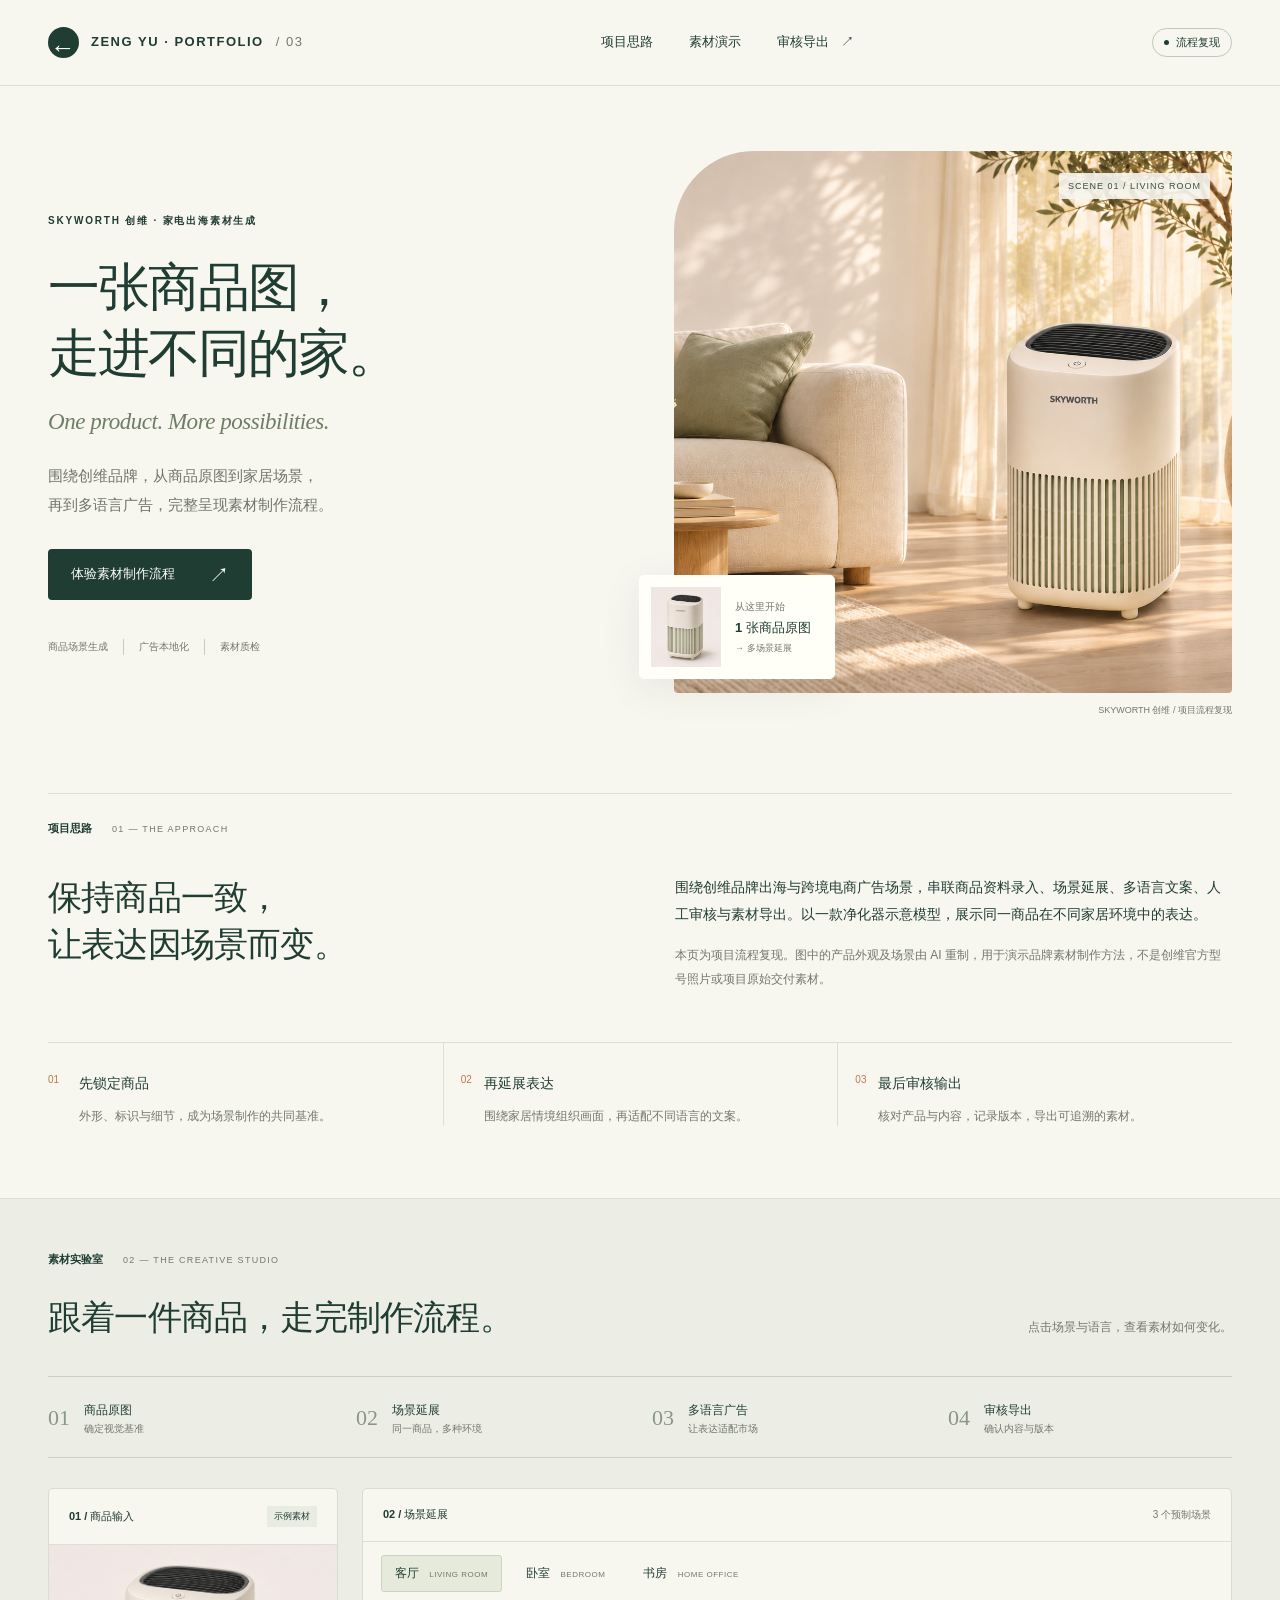
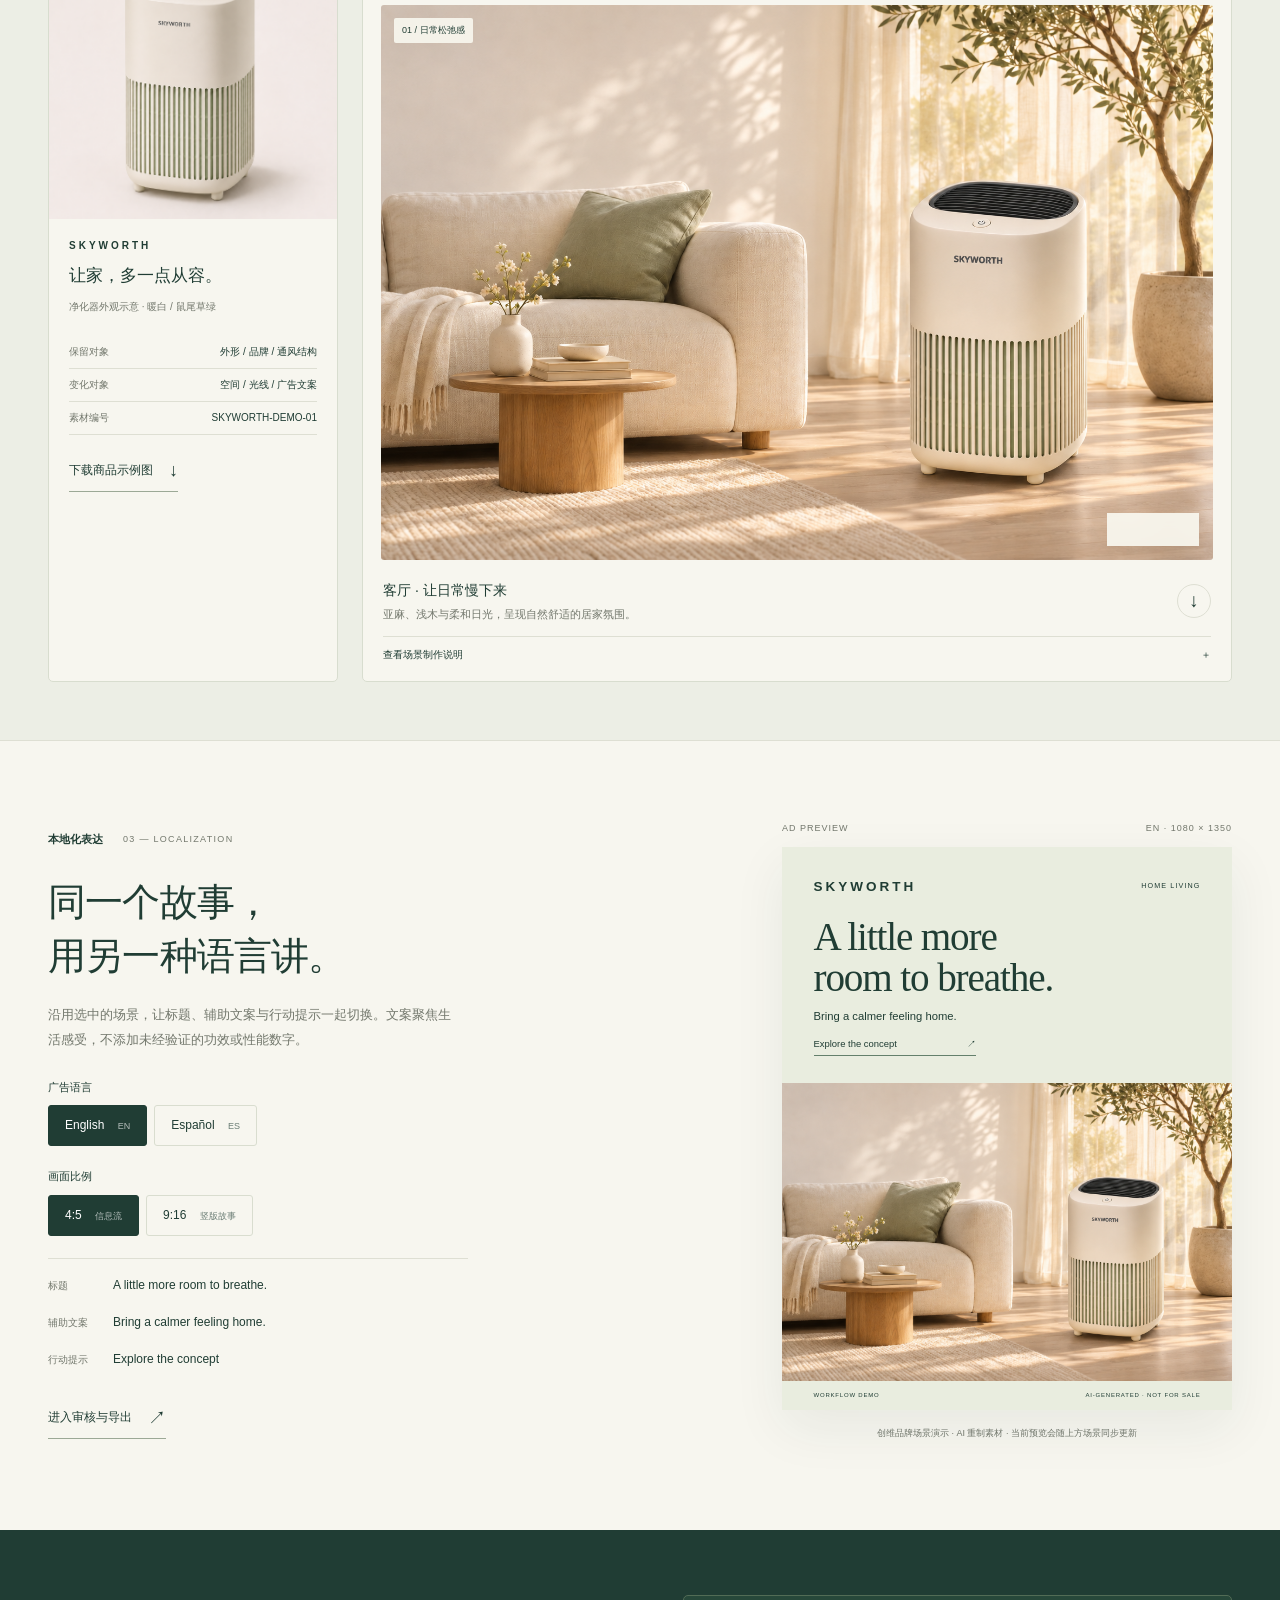
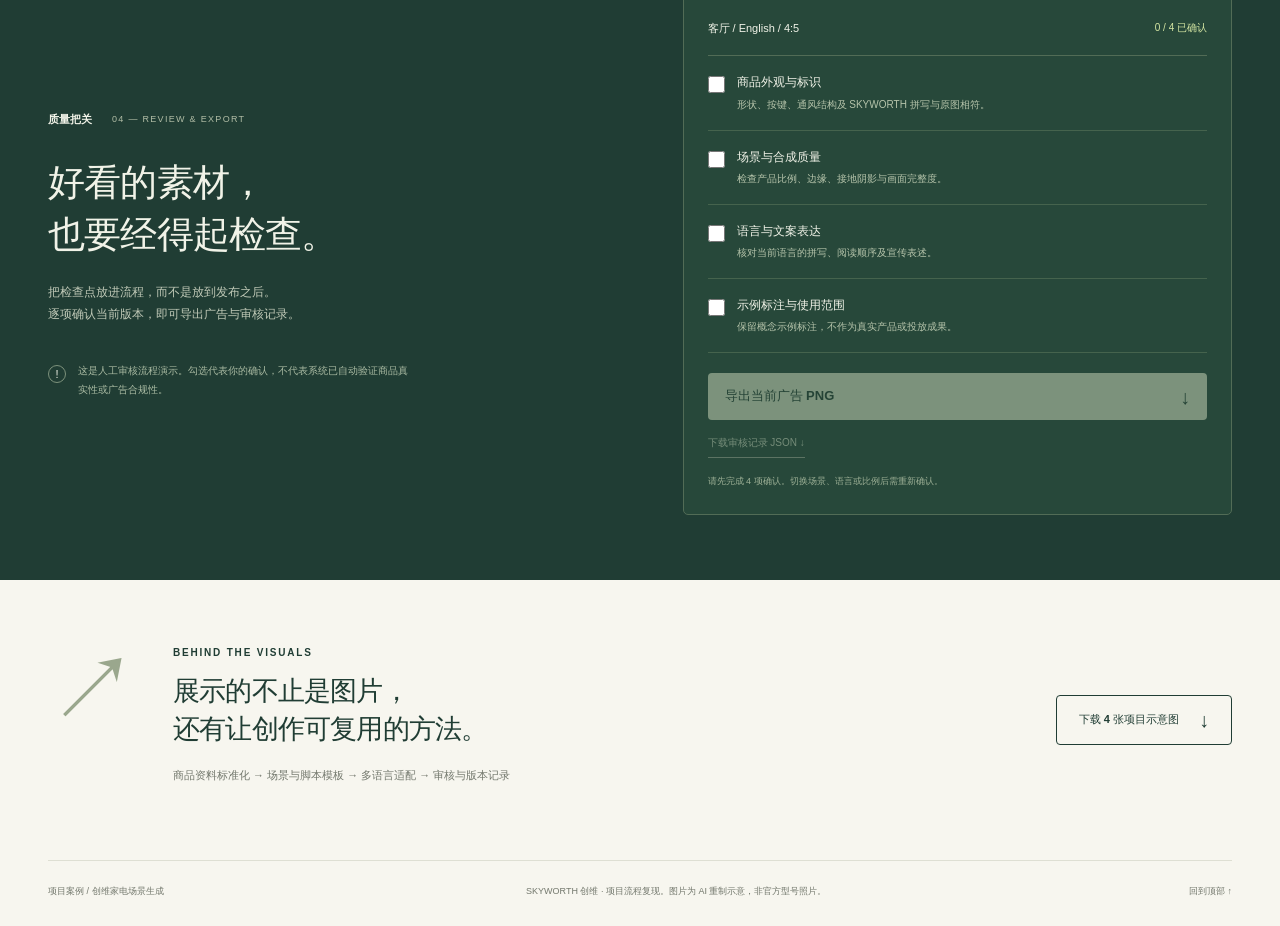
<file: projects/skyworth-ai-ad-generation/index.html>
<!doctype html>
<html lang="zh-CN">
<head>
  <meta charset="utf-8"><meta name="viewport" content="width=device-width, initial-scale=1">
  <title>创维 SKYWORTH · 家电场景生成项目</title>
  <meta name="description" content="从商品原图到多场景、多语言广告的交互式项目展示。原创概念素材，体验场景切换、广告本地化与审核导出。">
  <meta name="theme-color" content="#173c32"><link rel="stylesheet" href="style.css">
</head>
<body>
<header class="topbar"><a class="wordmark" href="/" aria-label="返回曾钰个人主页"><span class="brandmark">←</span> ZENG YU · PORTFOLIO<span class="edition"> / 03</span></a><nav aria-label="页面导航"><a href="#approach">项目思路</a><a href="#studio">素材演示</a><a href="#review">审核导出 <span>↗</span></a></nav><span class="concept-tag"><i></i> 流程复现</span></header>
<main id="top">
<section class="hero shell">
  <div class="hero-copy"><p class="eyebrow">SKYWORTH 创维 · 家电出海素材生成</p><h1>一张商品图，<br>走进不同的家。<span class="serif-line">One product. More possibilities.</span></h1><p class="lede">围绕创维品牌，从商品原图到家居场景，<br>再到多语言广告，完整呈现素材制作流程。</p><a class="button primary" href="#studio">体验素材制作流程 <span>↗</span></a><div class="hero-meta"><span>商品场景生成</span><span>广告本地化</span><span>素材质检</span></div></div>
  <div class="hero-visual"><img src="assets/living.png" alt="SKYWORTH 品牌净化器示意图置于温暖的客厅场景" fetchpriority="high"><span class="image-tag">SCENE 01 / LIVING ROOM</span><div class="source-float"><img src="assets/product.png" alt="同款商品的白底原图"><div><small>从这里开始</small><strong>1 张商品原图</strong><span>→ 多场景延展</span></div></div><span class="visual-note">SKYWORTH 创维 / 项目流程复现</span></div>
</section>
<section class="intro shell" id="approach"><div class="section-kicker">项目思路 <span>01 — THE APPROACH</span></div><div class="intro-grid"><h2>保持商品一致，<br>让表达因场景而变。</h2><div><p>围绕创维品牌出海与跨境电商广告场景，串联商品资料录入、场景延展、多语言文案、人工审核与素材导出。以一款净化器示意模型，展示同一商品在不同家居环境中的表达。</p><p class="muted">本页为项目流程复现。图中的产品外观及场景由 AI 重制，用于演示品牌素材制作方法，不是创维官方型号照片或项目原始交付素材。</p></div></div><div class="principles"><div><span>01</span><strong>先锁定商品</strong><p>外形、标识与细节，成为场景制作的共同基准。</p></div><div><span>02</span><strong>再延展表达</strong><p>围绕家居情境组织画面，再适配不同语言的文案。</p></div><div><span>03</span><strong>最后审核输出</strong><p>核对产品与内容，记录版本，导出可追溯的素材。</p></div></div></section>
<section class="studio-section" id="studio"><div class="shell"><div class="section-kicker">素材实验室 <span>02 — THE CREATIVE STUDIO</span></div><div class="section-heading"><h2>跟着一件商品，<br class="mobile-break">走完制作流程。</h2><p>点击场景与语言，查看素材如何变化。</p></div>
<ol class="steps"><li class="active"><span>01</span><div><strong>商品原图</strong><small>确定视觉基准</small></div></li><li><span>02</span><div><strong>场景延展</strong><small>同一商品，多种环境</small></div></li><li><span>03</span><div><strong>多语言广告</strong><small>让表达适配市场</small></div></li><li><span>04</span><div><strong>审核导出</strong><small>确认内容与版本</small></div></li></ol>
<div class="scene-workspace"><aside class="product-panel"><div class="panel-title"><span>01 / 商品输入</span><span class="tiny-tag">示例素材</span></div><img src="assets/product.png" alt="SKYWORTH 品牌商品基准示意图" loading="lazy"><div class="product-info"><p class="eyebrow">SKYWORTH</p><h3>让家，多一点从容。</h3><p>净化器外观示意 · 暖白 / 鼠尾草绿</p><dl><div><dt>保留对象</dt><dd>外形 / 品牌 / 通风结构</dd></div><div><dt>变化对象</dt><dd>空间 / 光线 / 广告文案</dd></div><div><dt>素材编号</dt><dd>SKYWORTH-DEMO-01</dd></div></dl><a href="assets/product.png" download="SKYWORTH-product-concept.png" class="text-link">下载商品示例图 <span>↓</span></a></div></aside>
<div class="scene-panel"><div class="panel-title"><span>02 / 场景延展</span><span class="scene-count">3 个预制场景</span></div><div class="scene-tabs" role="group" aria-label="选择家居场景"><button data-scene="living" class="selected" aria-pressed="true">客厅 <small>LIVING ROOM</small></button><button data-scene="bedroom" aria-pressed="false">卧室 <small>BEDROOM</small></button><button data-scene="study" aria-pressed="false">书房 <small>HOME OFFICE</small></button></div><div class="scene-frame"><img id="scene-image" src="assets/living.png" alt="客厅场景中的 SKYWORTH 概念净化器"><img id="original-overlay" src="assets/product.png" alt="对照用商品原图" hidden><span class="scene-badge" id="scene-badge">01 / 日常松弛感</span><button id="compare-button" aria-pressed="false">◫ 查看商品原图</button></div><div class="scene-caption"><div><strong id="scene-title">客厅 · 让日常慢下来</strong><p id="scene-description">亚麻、浅木与柔和日光，呈现自然舒适的居家氛围。</p></div><a id="scene-download" href="assets/living.png" download="SKYWORTH-living-concept.png" aria-label="下载当前场景图">↓</a></div><details class="prompt-details"><summary>查看场景制作说明 <span>＋</span></summary><p id="scene-prompt">以商品原图为参考，保留暖白机身、SKYWORTH 标识、顶部按键与竖向通风格栅。置于浅木与亚麻家具构成的客厅，匹配柔和日光与接地阴影。</p><p class="muted">AI 场景生成仍可能改变局部细节，因此需要在最终输出前人工核对。</p></details></div></div>
</div></section>
<section class="ad-section shell" id="ads"><div class="ad-controls"><div class="section-kicker">本地化表达 <span>03 — LOCALIZATION</span></div><h2>同一个故事，<br>用另一种语言讲。</h2><p class="body-copy">沿用选中的场景，让标题、辅助文案与行动提示一起切换。文案聚焦生活感受，不添加未经验证的功效或性能数字。</p><fieldset class="language-control"><legend>广告语言</legend><div class="segmented"><button data-lang="en" class="selected" aria-pressed="true">English <small>EN</small></button><button data-lang="es" aria-pressed="false">Español <small>ES</small></button></div></fieldset><fieldset class="format-control"><legend>画面比例</legend><div class="segmented"><button data-format="portrait" class="selected" aria-pressed="true">4:5 <small>信息流</small></button><button data-format="story" aria-pressed="false">9:16 <small>竖版故事</small></button></div></fieldset><div class="copy-breakdown"><div><span>标题</span><p id="copy-title">A little more room to breathe.</p></div><div><span>辅助文案</span><p id="copy-subtitle">Bring a calmer feeling home.</p></div><div><span>行动提示</span><p id="copy-cta">Explore the concept</p></div></div><a href="#review" class="text-link">进入审核与导出 <span>↗</span></a></div><div class="ad-preview-column"><div class="preview-top"><span>AD PREVIEW</span><span id="ad-meta">EN · 1080 × 1350</span></div><article class="poster" id="poster" aria-label="广告成品预览"><div class="poster-copy"><div class="poster-brand">SKYWORTH <span>HOME LIVING</span></div><h3 id="poster-title">A little more<br>room to breathe.</h3><p id="poster-subtitle">Bring a calmer feeling home.</p><div class="poster-cta"><span id="poster-cta">Explore the concept</span><span>↗</span></div></div><img id="poster-image" src="assets/living.png" alt="当前广告使用的客厅场景图"><div class="poster-foot"><span>WORKFLOW DEMO</span><span>AI-GENERATED · NOT FOR SALE</span></div></article><p class="preview-note">创维品牌场景演示 · AI 重制素材 · 当前预览会随上方场景同步更新</p></div></section>
<section class="review-section" id="review"><div class="shell review-grid"><div><div class="section-kicker">质量把关 <span>04 — REVIEW & EXPORT</span></div><h2>好看的素材，<br>也要经得起检查。</h2><p>把检查点放进流程，而不是放到发布之后。<br>逐项确认当前版本，即可导出广告与审核记录。</p><div class="review-note"><span>!</span><p>这是人工审核流程演示。勾选代表你的确认，不代表系统已自动验证商品真实性或广告合规性。</p></div></div><div class="review-panel"><div class="review-header"><span id="variant-name">客厅 / English / 4:5</span><strong id="review-progress" aria-live="polite">0 / 4 已确认</strong></div><label class="check-row"><input type="checkbox" data-check="product"><span><strong>商品外观与标识</strong><small>形状、按键、通风结构及 SKYWORTH 拼写与原图相符。</small></span></label><label class="check-row"><input type="checkbox" data-check="scene"><span><strong>场景与合成质量</strong><small>检查产品比例、边缘、接地阴影与画面完整度。</small></span></label><label class="check-row"><input type="checkbox" data-check="copy"><span><strong>语言与文案表达</strong><small>核对当前语言的拼写、阅读顺序及宣传表述。</small></span></label><label class="check-row"><input type="checkbox" data-check="disclosure"><span><strong>示例标注与使用范围</strong><small>保留概念示例标注，不作为真实产品或投放成果。</small></span></label><div class="export-area"><button id="export-ad" class="button primary" disabled>导出当前广告 PNG <span>↓</span></button><button id="export-review" class="text-link" disabled>下载审核记录 JSON ↓</button><p id="export-help">请先完成 4 项确认。切换场景、语言或比例后需重新确认。</p></div></div></div></section>
<section class="closing shell"><span class="closing-arrow">↗</span><div><p class="eyebrow">BEHIND THE VISUALS</p><h2>展示的不止是图片，<br>还有让创作可复用的方法。</h2><p>商品资料标准化 → 场景与脚本模板 → 多语言适配 → 审核与版本记录</p></div><a href="assets/SKYWORTH-concept-assets.zip" download class="button outline">下载 4 张项目示意图 <span>↓</span></a></section>
</main><footer class="shell"><span>项目案例 / 创维家电场景生成</span><span>SKYWORTH 创维 · 项目流程复现。图片为 AI 重制示意，非官方型号照片。</span><a href="#top">回到顶部 ↑</a></footer><div id="toast" class="toast" role="status" aria-live="polite"></div><script src="app.js"></script>
</body></html>
</file>
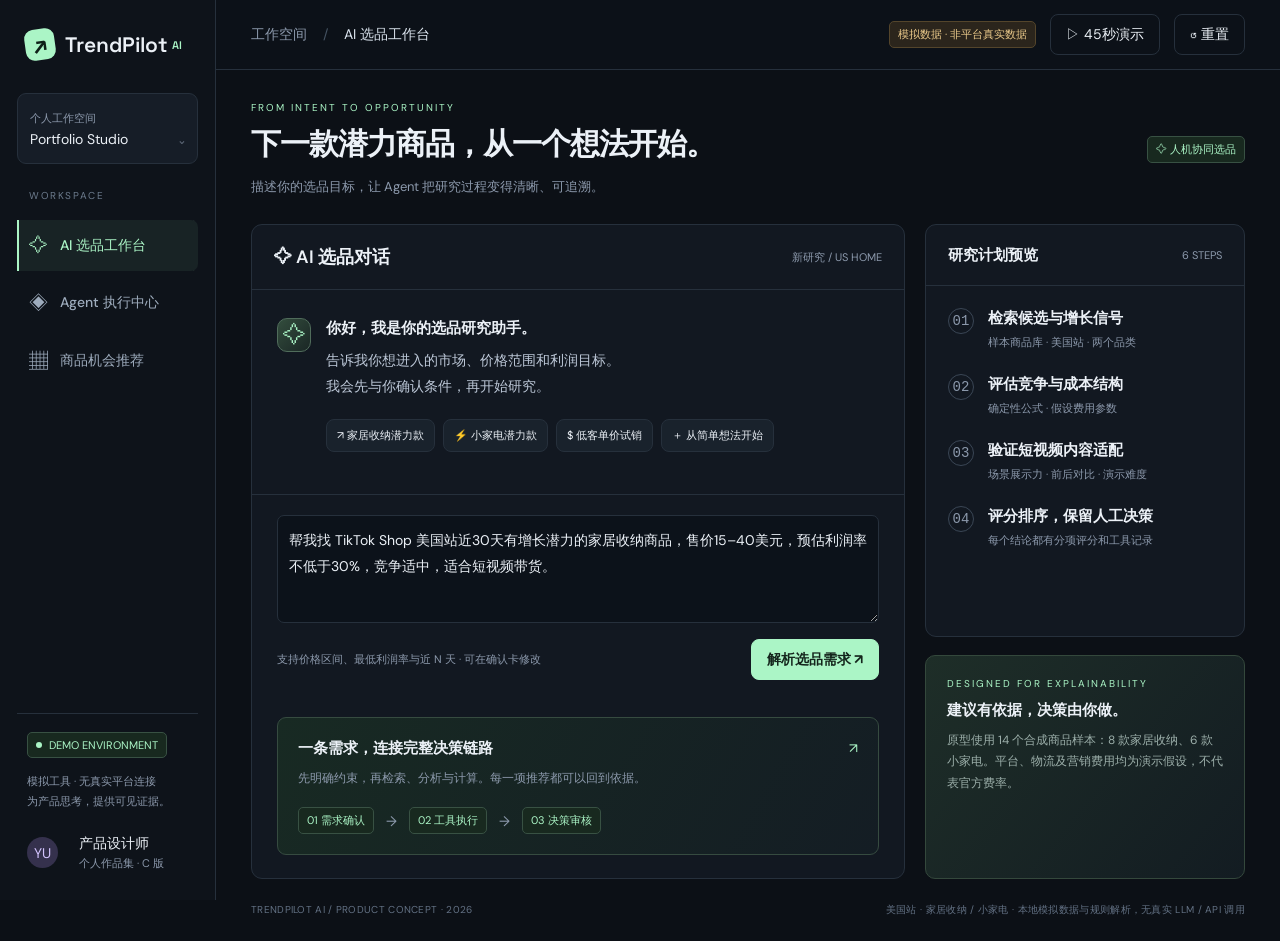
<file: projects/trendpilot/index.html>
<!DOCTYPE html><html lang="zh-CN"><head><meta charset="UTF-8"><meta name="viewport" content="width=device-width,initial-scale=1"><meta name="description" content="TrendPilot AI 产品经理作品集交互原型 · 明确标注的模拟数据"><title>TrendPilot AI · 发现下一个增长机会</title><link rel="stylesheet" href="style.css?v=4"></head><body><div id="app"></div><div id="overlay"></div><div id="toast" role="status"></div><script src="photos.js?v=4"></script><script src="app.js?v=4"></script><script src="tour.js?v=4"></script></body></html>
</file>
<file: site.css>
:root{--ink:#080a12;--night:#101222;--paper:#f3f1ea;--white:#fff;--muted:#aaadba;--line:rgba(255,255,255,.18);--blue:#3157ff;--serif:"Songti SC","STSong","Noto Serif CJK SC",serif;--sans:Inter,"PingFang SC","Microsoft YaHei",Arial,sans-serif}
*{box-sizing:border-box}html{scroll-behavior:smooth}body{margin:0;background:var(--ink);color:var(--white);font-family:var(--sans);-webkit-font-smoothing:antialiased}a{color:inherit;text-decoration:none}img{display:block;max-width:100%}button{font:inherit}.skip-link{position:fixed;left:16px;top:-80px;z-index:100;padding:12px 16px;background:#fff;color:#000}.skip-link:focus{top:16px}.site-header{position:absolute;z-index:10;top:0;left:0;width:100%;height:84px;display:flex;align-items:center;gap:40px;padding:0 3.2vw;border-bottom:1px solid rgba(255,255,255,.12);letter-spacing:.08em}.brand{font-weight:700;font-size:14px}.nav{display:flex;gap:34px;margin-left:auto;font-size:13px}.nav a,.nav-cta{opacity:.75;transition:.25s}.nav a:hover,.nav-cta:hover{opacity:1}.nav-cta{font-size:12px;border:1px solid rgba(255,255,255,.28);padding:11px 16px;border-radius:999px}
.hero{position:relative;min-height:100vh;overflow:hidden;background:#11142b}.hero-art{position:absolute;inset:0;width:100%;height:100%;object-fit:cover}.hero-shade{position:absolute;inset:0;background:linear-gradient(90deg,rgba(4,7,20,.48) 0%,rgba(4,7,20,.14) 48%,rgba(4,7,20,.03) 75%),linear-gradient(0deg,rgba(3,5,14,.56),transparent 34%)}.hero-copy{position:relative;z-index:2;padding:24vh 4.2vw 12vh;max-width:760px}.hero-kicker,.section-label,.project-meta{font-size:12px;letter-spacing:.18em;text-transform:uppercase}.hero-kicker{color:#d6d9ff;margin:0 0 26px}.hero h1{font-family:var(--serif);font-size:clamp(78px,9.2vw,150px);font-weight:400;line-height:.82;letter-spacing:.02em;margin:0}.hero-role{font-family:var(--serif);font-size:clamp(28px,3.2vw,50px);margin:32px 0 20px}.hero-intro{font-size:16px;line-height:1.9;color:rgba(255,255,255,.72);max-width:580px}.hero-actions{display:flex;gap:12px;margin-top:34px}.button{display:inline-flex;align-items:center;justify-content:space-between;gap:32px;padding:15px 22px;border:1px solid rgba(255,255,255,.28);border-radius:999px;font-size:13px;transition:.25s}.button:hover{transform:translateY(-2px);border-color:#fff}.button-light{background:#fff;color:#101222;min-width:140px}.button-ghost{background:rgba(7,9,20,.16);backdrop-filter:blur(12px)}.hero-index{position:absolute;z-index:2;left:4.2vw;right:4.2vw;bottom:26px;display:flex;justify-content:space-between;font-size:10px;letter-spacing:.18em;color:rgba(255,255,255,.58)}
.section-shell{width:min(1180px,calc(100% - 9vw));margin:0 auto;padding:120px 0}.section-dark{background:#11131d}.section-light{background:var(--paper);color:#171822}.section-ink{background:#07080e}.section-accent{background:linear-gradient(125deg,#253bcd,#7554ff 58%,#d86a62)}.section-label{margin:0 0 24px;color:#767a91}.section-dark .section-label,.section-ink .section-label,.section-accent .section-label{color:#9ea4c3}.identity-grid,.about-grid,.contact-grid{display:grid;grid-template-columns:1.05fr .95fr;gap:9vw}.identity h2,.about h2,.contact h2,.section-heading h2,.stack h2{font-family:var(--serif);font-weight:400;margin:0;font-size:clamp(42px,5.6vw,78px);line-height:1.12}.identity-copy{padding-top:44px}.identity-copy p,.about-grid>div:last-child>p{font-size:17px;line-height:1.9;color:#bbbcca;margin:0 0 22px}.tag-row{display:flex;flex-wrap:wrap;gap:10px;margin-top:36px}.tag-row span{border:1px solid var(--line);padding:10px 14px;border-radius:999px;color:#dddfea;font-size:12px}
.section-heading{display:grid;grid-template-columns:1fr 1fr;gap:9vw;align-items:end;margin-bottom:54px}.section-heading>p,.stack-head>div>p{margin:0;color:#606270;line-height:1.8;max-width:540px}.project-feature{display:grid;grid-template-columns:1.12fr .88fr;background:#fff;border:1px solid #dedcd3}.project-image{position:relative;overflow:hidden;min-height:680px;background:#d9d7cf}.project-image img{width:100%;height:100%;object-fit:cover;transition:transform .7s ease}.project-image:hover img{transform:scale(1.025)}.project-image span{position:absolute;right:20px;bottom:20px;background:#fff;color:#111;padding:12px 16px;border-radius:999px;font-size:11px;letter-spacing:.1em}.project-copy{padding:58px 52px;display:flex;flex-direction:column}.project-meta{color:#777b8b;line-height:1.7}.project-copy h3{font-family:var(--serif);font-size:44px;font-weight:400;line-height:1.15;margin:20px 0}.project-lead{font-size:18px;line-height:1.8;color:#4d4f5a}.project-thesis{border-left:3px solid var(--blue);padding:10px 0 10px 18px;line-height:1.7}.project-stats{display:grid;grid-template-columns:1fr 1fr;gap:24px;margin:32px 0}.project-stats div{border-top:1px solid #d8d6ce;padding-top:14px}.project-stats dt{font-size:34px;font-weight:600}.project-stats dd{margin:4px 0 0;color:#6a6d78;font-size:13px}.text-link{margin-top:auto;padding-top:18px;border-top:1px solid #d8d6ce;display:flex;justify-content:space-between;font-weight:600}
.heading-invert{margin-bottom:70px}.heading-invert>p{color:#9a9ca8}.method-grid{list-style:none;margin:0;padding:0;display:grid;grid-template-columns:repeat(4,1fr);border-top:1px solid var(--line);border-bottom:1px solid var(--line)}.method-grid li{padding:36px 28px 44px;border-right:1px solid var(--line);min-height:340px}.method-grid li:last-child{border-right:0}.method-grid li>span{display:block;font-family:var(--serif);font-size:72px;color:#4e63ff}.method-grid h3{font-size:26px;margin:16px 0 5px}.method-grid small{color:#8e91a2;letter-spacing:.12em}.method-grid p{color:#a9abb5;line-height:1.8;margin-top:28px}
.stack-head{display:flex;justify-content:space-between;align-items:end;margin-bottom:48px}.stack-head h2{margin-bottom:20px}.stack-controls{display:flex;gap:10px}.stack-controls button{width:46px;height:46px;border:1px solid #c9c7bf;background:transparent;border-radius:50%;cursor:pointer}.stack-controls button:hover{background:#111;color:#fff}.stack-viewport{overflow:hidden}.stack-track{display:flex;transition:transform .55s cubic-bezier(.2,.75,.2,1)}.stack-card{flex:0 0 100%;min-height:410px;background:#fff;border:1px solid #d9d7cf;display:grid;grid-template-columns:180px 1fr;padding:58px}.stack-card>span{font-family:var(--serif);font-size:96px;color:#b9bdc9}.stack-card>div>p:first-child{font-size:12px;letter-spacing:.18em;color:#737787}.stack-card h3{font-family:var(--serif);font-size:56px;font-weight:400;margin:28px 0 18px}.stack-card>div>p:nth-of-type(2){font-size:18px;line-height:1.8;max-width:720px;color:#4f5260}.stack-card>div>div{display:flex;gap:10px;flex-wrap:wrap;margin-top:38px}.stack-card b{font-size:11px;letter-spacing:.08em;padding:9px 12px;border:1px solid #d7d5cd;border-radius:999px}.stack-dots{display:flex;gap:8px;margin-top:20px}.stack-dots button{width:8px;height:8px;padding:0;border:0;border-radius:50%;background:#b9b7af;cursor:pointer}.stack-dots button.active{width:28px;border-radius:999px;background:#202331}
.about-list{list-style:none;padding:0;margin:44px 0 0}.about-list li{display:flex;align-items:center;gap:20px;border-top:1px solid var(--line);padding:20px 0}.about-list li:last-child{border-bottom:1px solid var(--line)}.about-list span{color:#6f75a1;font-size:12px}.about-list strong{font-size:15px}.contact-grid{align-items:end}.contact-links{display:flex;flex-direction:column}.contact-links a{display:flex;justify-content:space-between;padding:20px 0;border-top:1px solid rgba(255,255,255,.28)}.contact-links a:last-of-type{border-bottom:1px solid rgba(255,255,255,.28)}.contact-links span{opacity:.72}.contact-links p{opacity:.68;margin-top:28px}footer{display:flex;justify-content:space-between;gap:20px;padding:30px 4.5vw;background:#07080e;color:#8d8f9c;font-size:11px;letter-spacing:.12em}footer a{color:#fff}
@media(max-width:900px){.nav{display:none}.site-header{height:68px}.nav-cta{margin-left:auto}.hero{min-height:100svh}.hero-art{object-position:62% center}.hero-shade{background:linear-gradient(90deg,rgba(4,7,20,.72),rgba(4,7,20,.16)),linear-gradient(0deg,rgba(3,5,14,.7),transparent 45%)}.hero-copy{padding-top:150px}.hero h1{font-size:88px}.hero-intro br{display:none}.identity-grid,.about-grid,.contact-grid,.section-heading,.project-feature{grid-template-columns:1fr}.identity-copy{padding-top:0}.project-image{min-height:58vw}.method-grid{grid-template-columns:1fr 1fr}.method-grid li:nth-child(2){border-right:0}.method-grid li{border-bottom:1px solid var(--line)}.stack-card{grid-template-columns:1fr;padding:40px}.stack-card>span{font-size:56px}.stack-card h3{font-size:42px}}
@media(max-width:600px){.site-header{padding:0 20px}.brand{font-size:12px}.nav-cta{padding:9px 12px}.hero{min-height:760px}.hero-art{object-position:66% center}.hero-copy{padding:128px 22px 100px}.hero h1{font-size:72px}.hero-role{font-size:28px}.hero-intro{font-size:14px;max-width:76%}.hero-actions{flex-wrap:wrap}.button{padding:12px 16px}.hero-index{left:22px;right:22px}.section-shell{width:calc(100% - 40px);padding:80px 0}.identity h2,.about h2,.contact h2,.section-heading h2,.stack h2{font-size:42px}.project-image{min-height:380px}.project-copy{padding:34px 26px}.project-copy h3{font-size:34px}.method-grid{grid-template-columns:1fr}.method-grid li{border-right:0;min-height:0}.stack-head{align-items:flex-start;gap:20px}.stack-controls{padding-top:28px}.stack-card{min-height:520px;padding:30px 24px}.stack-card h3{font-size:38px}.stack-card>div>p:nth-of-type(2){font-size:16px}.contact-links a{display:block}.contact-links span{display:block;margin-top:8px}footer{flex-direction:column}}
@media(prefers-reduced-motion:reduce){html{scroll-behavior:auto}.stack-track,.project-image img,.button{transition:none}}

/* 首屏动态氛围 */
.hero-art{object-position:right center;animation:hero-drift 9s ease-in-out infinite alternate}.hero-glow{position:absolute;inset:-20%;pointer-events:none;mix-blend-mode:screen;background:radial-gradient(ellipse at 12% 70%,rgba(255,218,146,.28),transparent 42%),radial-gradient(ellipse at 80% 0%,rgba(159,192,255,.16),transparent 40%);animation:hero-glow 7s ease-in-out infinite alternate}.hero-orb{position:absolute;border-radius:50%;filter:blur(22px);pointer-events:none;mix-blend-mode:screen}.hero-orb-one{width:26vw;height:26vw;left:2%;top:8%;background:radial-gradient(circle,rgba(255,177,125,.65),transparent 70%);animation:hero-float-one 8s ease-in-out infinite alternate}.hero-orb-two{width:28vw;height:28vw;left:36%;bottom:-8%;background:radial-gradient(circle,rgba(128,180,255,.5),transparent 70%);animation:hero-float-two 11s ease-in-out infinite alternate}@keyframes hero-drift{from{transform:scale(1.03)}to{transform:scale(1.1) translate3d(-.8%,-.45%,0)}}@keyframes hero-glow{from{transform:translateX(-3%);opacity:.55}to{transform:translateX(4%);opacity:1}}@keyframes hero-float-one{from{transform:translate(-8%,10%) scale(.85);opacity:.3}to{transform:translate(55%,35%) scale(1.3);opacity:.7}}@keyframes hero-float-two{from{transform:translate(20%,0) scale(.8);opacity:.25}to{transform:translate(-40%,-30%) scale(1.25);opacity:.6}}@media(max-width:900px){.hero-art{object-position:right center}}@media(prefers-reduced-motion:reduce){.hero-art,.hero-glow,.hero-orb{animation:none}}

.project-live{margin-bottom:34px}.project-live-image img{object-position:center 35%}

.project-summary{display:grid;grid-template-columns:1fr 1fr;gap:6vw;background:#e7e5de;border:1px solid #d9d7ce;padding:52px;margin:34px 0;color:#171822}.project-summary h3{font-family:var(--serif);font-weight:400;font-size:clamp(30px,3vw,42px);line-height:1.25;margin:22px 0 0}.project-summary p:not(.project-meta){line-height:1.8;color:#4d4f5a}.project-summary .summary-tags{font-size:12px;letter-spacing:.04em}.summary-status{display:inline-block;margin-top:12px;color:#747681;font-size:12px}.project-overseas .project-image{min-height:540px}@media(max-width:900px){.project-summary{grid-template-columns:1fr;gap:10px;padding:34px}.project-overseas .project-image{min-height:58vw}}@media(max-width:600px){.project-summary{padding:28px}.project-overseas .project-image{min-height:380px}}
</file>
<file: digital-showcase.css>
.digital-gallery{background:#141b1c;color:#f4f3eb}.digital-gallery .section-shell{padding-top:100px;padding-bottom:105px}.digital-intro{display:grid;grid-template-columns:1fr 1fr;gap:8vw;align-items:end}.digital-intro .section-label{color:#b6d49e;margin:0 0 23px}.digital-intro h2{font-family:var(--serif);font-size:clamp(48px,5vw,72px);font-weight:400;letter-spacing:-.02em;line-height:1.1;margin:0}.digital-english{font-size:10px;letter-spacing:.19em;color:#99a899;margin:20px 0 0}.digital-intro-copy{justify-self:end;max-width:400px}.digital-intro-copy p{font-size:14px;line-height:1.9;color:#b9c2b9;margin:0 0 20px}.digital-intro-copy a,.digital-foot a{font-size:12px;color:#e3eacf;display:inline-flex;gap:24px;align-items:center;border-bottom:1px solid #a6ba95;padding-bottom:7px}.digital-topline{display:flex;justify-content:space-between;gap:20px;font-size:10px;letter-spacing:.08em;color:#97aa97;margin:55px 0 16px}.digital-grid{display:grid;grid-template-columns:repeat(4,minmax(0,1fr));gap:14px}.digital-card{min-width:0}.digital-screen{position:relative;aspect-ratio:9/16;background:#29372e;overflow:hidden}.digital-screen video{display:block;width:100%;height:100%;object-fit:cover}.digital-index{position:absolute;left:13px;top:13px;pointer-events:none;font-size:9px;letter-spacing:.1em;background:#f6f7e8e8;color:#233a30;padding:6px 9px}.digital-card-copy{display:flex;justify-content:space-between;gap:8px;border-bottom:1px solid #44544a;padding:20px 0;min-height:130px}.digital-card-copy p{font-size:10px;color:#a0b79a;margin:0 0 7px}.digital-card-copy h3{font-size:19px;font-weight:500;margin:0 0 8px}.digital-card-copy div>span{font-size:11px;line-height:1.65;color:#a5b0a7}.digital-arrow{font-size:15px;color:#bcd3ab}.digital-foot{display:flex;justify-content:space-between;align-items:center;gap:25px;margin-top:24px}.digital-foot p{font-size:10px;color:#9ba99d;line-height:1.8;margin:0}.digital-foot a{white-space:nowrap}.home-preview-note{position:fixed;z-index:99;bottom:14px;right:14px;background:#f5f5e8eb;color:#253b31;border-radius:30px;padding:9px 13px;font-size:10px;box-shadow:0 2px 18px #0003;pointer-events:none}@media(max-width:900px){.digital-gallery .section-shell{padding-top:80px;padding-bottom:80px}.digital-grid{grid-template-columns:repeat(2,minmax(0,1fr));gap:26px 14px}.digital-intro{gap:40px}.digital-card-copy{min-height:110px}}@media(max-width:600px){.digital-gallery .section-shell{padding-top:70px;padding-bottom:70px}.digital-intro{grid-template-columns:1fr;gap:24px}.digital-intro h2{font-size:42px}.digital-intro-copy{justify-self:start}.digital-topline{margin-top:38px;font-size:9px}.digital-grid{gap:20px 10px}.digital-index{top:8px;left:8px;font-size:8px;padding:5px 7px}.digital-card-copy{min-height:102px;padding:13px 0}.digital-card-copy h3{font-size:16px}.digital-card-copy div>span{font-size:10px}.digital-card-copy p{font-size:9px}.digital-foot{align-items:flex-start;flex-direction:column;gap:15px}.home-preview-note{font-size:9px;bottom:10px;right:10px}}
</file>
<file: trendpilot-project.css>
.project-trendpilot{margin-top:34px}.project-trendpilot .trendpilot-image{min-height:620px;display:flex;flex-direction:column;justify-content:center;background:radial-gradient(ellipse at top left,#213c35,#0c121b 70%);padding:45px 0;gap:30px}.trendpilot-visual-title{padding:0 36px;color:#eaf8f1}.trendpilot-visual-title small{display:block;color:#aaf5c5;font-size:10px;letter-spacing:.18em}.trendpilot-visual-title strong{display:block;font-size:44px;margin:20px 0 12px;letter-spacing:-.04em}.trendpilot-visual-title em{font-style:normal;color:#aaf5c5}.trendpilot-visual-title p{font-size:15px;color:#b5c6c1}.project-trendpilot .trendpilot-image img{height:auto;width:94%;align-self:flex-end;object-fit:contain;box-shadow:-15px 20px 50px #0007;border:1px solid #4b6159;border-radius:10px 0 0 10px}.trendpilot-boundary{font-size:12px;line-height:1.8;color:#777b83;margin:0 0 22px}.trendpilot-tour{display:inline-block;margin-top:18px;font-size:13px;color:#334780}.trendpilot-tour:hover{text-decoration:underline}@media(max-width:900px){.project-trendpilot .trendpilot-image{min-height:0;padding:38px 0 70px}.trendpilot-visual-title strong{font-size:38px}}
</file>
<file: automotive-project.css>
.project-automotive{margin-bottom:34px}.project-automotive .automotive-image{min-height:500px;background:#122017}.project-automotive .automotive-image img{object-position:58% center}.project-automotive .project-copy{padding:48px}.project-automotive .project-thesis{border-left-color:#657b31}.project-automotive .project-stats dt{font-size:30px}@media(max-width:900px){.project-automotive .automotive-image{min-height:0;aspect-ratio:16/9}.project-automotive .project-copy{padding:34px}}@media(max-width:600px){.project-automotive .project-copy{padding:30px 26px}.project-automotive .project-stats dt{font-size:26px}}
</file>
<file: projects/automotive-portfolio/style.css>
:root{color-scheme:dark;--bg:#111413;--fg:#f4f5ef;--muted:#a3aaa5;--accent:#d9f879;--line:#353c36}*{box-sizing:border-box}html{scroll-behavior:smooth;scroll-padding-top:88px}body{margin:0;background:var(--bg);color:var(--fg);font-family:Inter,-apple-system,BlinkMacSystemFont,"PingFang SC","Microsoft YaHei",sans-serif;-webkit-font-smoothing:antialiased}a{color:inherit;text-decoration:none}button{font:inherit;color:inherit;cursor:pointer}button,a{-webkit-tap-highlight-color:transparent}button{background:transparent;border:0}button:focus-visible,a:focus-visible{outline:3px solid var(--accent);outline-offset:5px}img{display:block;width:100%}p,h1,h2,h3{margin:0}p{line-height:1.8}.skip{position:fixed;top:-80px;left:10px;z-index:10;background:var(--accent);color:#111;padding:14px}.skip:focus{top:10px}.nav{height:88px;padding:0 4.4%;display:flex;align-items:center;justify-content:space-between;border-bottom:1px solid var(--line);background:var(--bg)}.brand{font-size:21px;font-weight:600;display:flex;align-items:center;gap:12px}.spark{font-size:34px;color:var(--accent)}.brand-sub{font-size:16px;font-weight:400;color:#d3d6cf}.nav nav{display:flex;gap:34px;align-items:center;font-size:14px}.nav a:hover{color:var(--accent)}.home{border:1px solid #68735c;border-radius:6px;padding:10px 18px}.hero{position:relative;min-height:640px;height:calc(100svh - 88px);max-height:880px;isolation:isolate;display:flex;align-items:center}.hero-image{position:absolute;inset:0;height:100%;object-fit:cover;object-position:60% 45%;z-index:-3}.hero-shade{position:absolute;inset:0;background:linear-gradient(90deg,rgba(8,14,11,.94),rgba(8,14,11,.67) 37%,rgba(8,14,11,.04) 75%),linear-gradient(0deg,#111413,transparent 25%);z-index:-2}.hero-content{padding:70px 6% 110px}.eyebrow{font-size:13px;letter-spacing:.11em;color:var(--accent);font-weight:500}.hero h1{font-size:clamp(45px,5.8vw,86px);font-weight:600;line-height:1.22;letter-spacing:-.045em;margin:22px 0}.hero-copy{color:#d2d7cf;font-size:17px;margin:0 0 32px}.button{display:inline-flex;align-items:center;justify-content:center;gap:24px;padding:15px 23px;border-radius:5px;font-size:15px;line-height:1.5;font-weight:600;transition:background .2s,transform .2s}.button:hover{transform:translateY(-2px)}.primary{background:var(--accent);color:#172010}.primary:hover{background:#e6ff9e}.outline{border:1px solid #596251}.outline:hover{background:#242d22}.play-small{font-size:12px}.hero-bottom{position:absolute;bottom:32px;left:4.4%;right:4.4%;display:flex;justify-content:space-between;font-size:12px;color:#c5cbc3;letter-spacing:.04em}.section{margin:0 auto;padding:86px 0;max-width:1440px;width:88%;border-bottom:1px solid var(--line)}.section-head,.case-heading{display:flex;align-items:end;justify-content:space-between;gap:25px;margin-bottom:36px}.section h2{font-size:clamp(28px,3.3vw,46px);font-weight:550;letter-spacing:-.045em;line-height:1.3;margin-top:10px}.section-head>p{color:var(--muted);font-size:15px}.film-grid{display:grid;grid-template-columns:1fr 1fr;gap:30px}.poster{width:100%;padding:0;aspect-ratio:16/9;position:relative;overflow:hidden;background:#080a09;border:1px solid #30372e;border-radius:5px}.poster img{height:100%;object-fit:cover;transition:transform .5s}.ultra-poster img{object-fit:contain}.poster:hover img{transform:scale(1.025)}.play-circle{position:absolute;left:50%;top:50%;transform:translate(-50%,-50%);width:66px;height:66px;border:1px solid rgba(255,255,255,.8);background:#1117;backdrop-filter:blur(5px);border-radius:50%;display:grid;place-items:center;padding-left:4px;font-size:20px}.poster:hover .play-circle{background:var(--accent);border-color:var(--accent);color:#152010}.duration{position:absolute;bottom:16px;right:16px;background:#111b;padding:5px 9px;border-radius:3px;font-size:12px;font-variant-numeric:tabular-nums}.film-info{display:flex;gap:12px;justify-content:space-between;margin-top:22px;align-items:start}.film-info h3{font-size:clamp(19px,1.8vw,26px);font-weight:550}.film-info p{font-size:13px;color:var(--muted);margin-top:7px}.film-info a{white-space:nowrap;color:var(--accent);font-size:14px;padding-top:7px}.film-description{font-size:15px;color:#c0c6bd;margin-top:18px;max-width:560px}.muted{color:#8e988c}.case-intro{display:flex;justify-content:space-between;gap:50px;margin:30px 0}.case-intro>p{font-size:16px;max-width:590px;color:#bdc5ba}.facts{display:flex;gap:26px;align-items:center;font-size:12px;color:var(--muted);flex-wrap:wrap}.facts span{display:flex;flex-direction:column;gap:8px}.facts b{color:#e2e6df;font-weight:400;font-size:14px;white-space:nowrap}.wide-frame,.spring-frame{padding:0;position:relative;width:100%;overflow:hidden;border-radius:5px;display:block}.wide-frame{aspect-ratio:4/1}.wide-frame img,.spring-frame img{height:100%;object-fit:contain}.frame-overlay{position:absolute;bottom:12px;left:12px;font-size:12px;background:#0b120dbf;padding:7px 11px;border-radius:3px}.shots{display:grid;grid-template-columns:repeat(3,1fr);gap:25px;margin-top:28px}.shot{padding:0;text-align:left;display:block}.shot img{aspect-ratio:16/9;object-fit:cover;border-radius:4px;border:1px solid #333c32;transition:filter .2s}.shots-ultra img{aspect-ratio:4/1;object-fit:contain}.shot:hover img{filter:brightness(1.2)}.shot>span{display:flex;justify-content:space-between;align-items:center;margin-top:15px;gap:8px}.shot b{font-size:16px;font-weight:500}.shot small{font-size:12px;color:var(--accent);font-variant-numeric:tabular-nums}.shot p{color:var(--muted);font-size:14px;margin-top:7px}.spring-layout{display:grid;grid-template-columns:1.3fr 1fr;align-items:center;gap:50px}.spring-frame{aspect-ratio:16/9}.spring-copy h3{font-size:clamp(26px,3vw,41px);font-weight:500;line-height:1.5;margin:14px 0}.spring-copy>p:not(.eyebrow){font-size:15px;color:#bdc5ba}.spring-copy .facts{margin-top:25px}.closing{text-align:center;padding:88px 20px}.closing>p:not(.eyebrow){font-size:clamp(28px,4vw,50px);margin:20px 0 30px;letter-spacing:-.04em}.closing>p span{color:var(--muted)}footer{border-top:1px solid var(--line);padding:24px 4.4%;display:flex;justify-content:space-between;gap:22px;color:var(--muted);font-size:12px}footer a{color:var(--accent)}dialog{border:1px solid #47503f;background:#101410;color:var(--fg);border-radius:8px;width:min(1200px,94vw);max-height:94svh;padding:18px;overflow:auto}dialog::backdrop{background:#000d;backdrop-filter:blur(9px)}.player-top{display:flex;justify-content:space-between;align-items:center;gap:15px;margin-bottom:16px}.player-top h2{font-size:18px;font-weight:500}.player-top button{padding:10px 14px;border:1px solid #48543e;border-radius:5px;font-size:14px;white-space:nowrap}.player-top button span{font-size:20px;margin-left:8px}#player{display:block;width:100%;max-height:75svh;background:black}.player-hint{font-size:12px;color:var(--muted);margin-top:12px}#player-error{color:#ffb7a7;margin-top:15px}@media(min-width:1700px){.hero-content{margin-left:calc((100vw - 1440px)/2 - 6vw)}}@media(max-width:900px){.nav{padding:0 5%;height:74px}.brand-sub{display:none}.nav nav{gap:18px}.hero{min-height:580px;height:78svh}.hero-content{padding-left:6%}.hero-image{object-position:58% center}.section{padding:60px 0}.film-grid{gap:22px}.case-intro{display:block}.case-intro .facts{margin-top:24px}.spring-layout{gap:28px}.spring-copy h3{font-size:28px}.shots{gap:18px}.shot>span{align-items:start;flex-direction:column}.film-info{display:block}.film-info a{display:inline-block;margin-top:9px}.case-heading{align-items:start}.case-heading .button{font-size:13px;padding:12px}.muted{display:block}.hero-bottom{font-size:11px}footer{font-size:11px}}@media(max-width:600px){html{scroll-padding-top:20px}.nav{height:70px}.brand{font-size:18px;gap:8px}.spark{font-size:26px}.nav nav{gap:16px;font-size:13px}.nav .home{display:none}.hero{height:660px;min-height:0;max-height:calc(100svh - 70px);align-items:start}.hero-image{object-position:63% 65%}.hero-shade{background:linear-gradient(180deg,#111413ee 0%,#11141399 38%,#11141322 64%,#111413 100%)}.hero-content{padding:44px 6%}.hero h1{font-size:43px;line-height:1.3;margin:18px 0}.hero-copy{font-size:14px;margin-bottom:22px}.eyebrow{font-size:11px}.button{font-size:14px;padding:12px 18px}.hero-bottom{bottom:20px;left:6%;right:6%;flex-direction:column;gap:5px}.section{width:88%;padding:48px 0}.section-head{display:block;margin-bottom:24px}.section-head>p{margin-top:12px;font-size:14px}.film-grid{grid-template-columns:1fr;gap:38px}.film-info{display:flex;margin-top:16px}.film-info h3{font-size:20px}.film-info a{font-size:13px;margin-top:0}.film-description{font-size:14px;margin-top:12px}.case-heading{display:block;margin-bottom:22px}.case-heading .button{margin-top:20px}.section h2{font-size:28px}.muted{display:inline}.case-intro>p{font-size:14px}.facts{gap:22px}.facts b{font-size:13px}.frame-overlay{font-size:10px;padding:4px 6px;bottom:7px;left:7px}.shots{grid-template-columns:1fr;gap:25px;margin-top:25px}.shots-ultra{gap:25px}.shot>span{flex-direction:row;align-items:center;margin-top:12px}.shot p{font-size:13px}.spring-layout{grid-template-columns:1fr;gap:25px}.spring-copy h3{font-size:28px}.spring-copy h3 br{display:none}.spring-copy .eyebrow{display:none}.spring-copy>p:not(.eyebrow){font-size:14px}.closing{padding:55px 6%}.closing>p span{display:block}.closing>p:not(.eyebrow){font-size:32px}footer{display:flex;flex-wrap:wrap;padding:22px 6%;font-size:12px;gap:12px}footer>span:last-child{width:100%;font-size:11px}.player-top h2{font-size:15px}dialog{padding:12px}.player-top button{padding:7px;font-size:12px}}@media(prefers-reduced-motion:reduce){html{scroll-behavior:auto}*,*:before,*:after{transition:none!important}}
</file>
<file: projects/skyworth-ai-ad-generation/style.css>
:root{--ink:#203d34;--muted:#73786d;--paper:#f7f6ef;--line:#dedfd3;--sage:#e8ece1;--orange:#c2794e;--serif:Georgia,'Songti SC',serif}*{box-sizing:border-box}html{scroll-behavior:smooth;scroll-padding-top:85px}body{margin:0;background:var(--paper);color:var(--ink);font-family:-apple-system,BlinkMacSystemFont,'PingFang SC','Microsoft YaHei',sans-serif;font-size:15px;line-height:1.6}button,a,input{touch-action:manipulation}button,a{ -webkit-tap-highlight-color:transparent}button,input{font:inherit}button{cursor:pointer}a{color:inherit;text-decoration:none}img{display:block;max-width:100%}button:focus-visible,a:focus-visible,input:focus-visible,summary:focus-visible{outline:3px solid #bf7744;outline-offset:4px}button:disabled{cursor:not-allowed;opacity:.45}button{color:inherit}::selection{background:#dce7cc}.shell{width:min(1240px,calc(100% - 96px));margin-inline:auto}.topbar{height:86px;border-bottom:1px solid var(--line);display:flex;align-items:center;justify-content:space-between;padding:0 48px;gap:24px}.wordmark{font-size:13px;font-weight:750;letter-spacing:1.5px;display:flex;align-items:center;gap:12px}.brandmark{display:grid;place-items:center;background:var(--ink);color:white;width:31px;height:31px;border-radius:50%;font-size:25px;font-weight:400}.edition{font-weight:400;color:var(--muted)}nav{display:flex;gap:36px;font-size:13px}nav a{padding:9px 0}nav span{margin-left:8px}.concept-tag{font-size:11px;border:1px solid #bec8b9;padding:5px 11px;border-radius:20px;white-space:nowrap;display:flex;align-items:center;gap:7px}.concept-tag i{width:5px;height:5px;background:var(--ink);border-radius:50%}.hero{display:grid;grid-template-columns:1fr 1fr;gap:52px;align-items:center;padding-top:65px;padding-bottom:76px}.eyebrow{font-size:10px;font-weight:650;letter-spacing:1.8px;margin:0 0 25px}.hero h1{font-size:clamp(34px,4.05vw,60px);line-height:1.28;letter-spacing:-2px;font-weight:550;margin:0}.serif-line{display:block;font-family:var(--serif);font-style:italic;font-size:clamp(18px,1.8vw,25px);font-weight:400;letter-spacing:-.5px;margin-top:20px;color:#6e7e66}.lede{font-size:15px;color:#717669;line-height:1.9;margin:26px 0 30px}.button{display:inline-flex;gap:34px;align-items:center;justify-content:space-between;padding:14px 22px;font-size:13px;font-weight:550;border:1px solid transparent;border-radius:4px;transition:background .2s,transform .2s}.button:hover:not(:disabled){transform:translateY(-2px)}.button span{font-size:20px;line-height:1}.primary{background:var(--ink);color:#fff}.primary:hover:not(:disabled){background:#315649}.outline{border-color:var(--ink);background:transparent;white-space:nowrap}.hero-meta{display:flex;gap:15px;margin-top:39px;color:var(--muted);font-size:10px}.hero-meta span+span{border-left:1px solid #c8cbbe;padding-left:15px}.hero-visual{position:relative;margin-left:8px}.hero-visual>img{aspect-ratio:1.03;object-fit:cover;object-position:72% center;border-radius:80px 4px 4px 4px}.image-tag{position:absolute;top:22px;right:22px;color:#365044;background:#f7f6efe6;border-radius:2px;padding:6px 9px;font-size:9px;letter-spacing:1px}.visual-note{font-size:9px;display:block;text-align:right;color:var(--muted);margin-top:10px}.source-float{position:absolute;bottom:38px;left:-35px;padding:11px;background:#fffef7;display:flex;gap:14px;align-items:center;box-shadow:0 10px 40px #203d3414;border:1px solid #fff;border-radius:5px}.source-float img{width:70px;height:80px;object-fit:cover}.source-float div{padding-right:12px;display:grid;gap:3px}.source-float small{font-size:10px;color:var(--muted)}.source-float strong{font-size:13px;font-weight:550}.source-float span{font-size:9px;color:var(--muted)}.intro{border-top:1px solid var(--line);padding-top:26px;padding-bottom:72px}.section-kicker{font-size:11px;font-weight:600;display:flex;gap:20px;align-items:center}.section-kicker>span{font-size:9px;font-weight:400;color:var(--muted);letter-spacing:1.3px}.intro-grid{display:grid;grid-template-columns:1fr 1fr;gap:70px;margin:36px 0 35px}h2{font-size:34px;line-height:1.4;letter-spacing:-.8px;font-weight:500;margin:0}.intro-grid p{font-size:14px;line-height:1.95;margin:0 0 16px}.muted{color:var(--muted)}.intro-grid .muted{font-size:12px}.principles{display:grid;grid-template-columns:repeat(3,1fr);border-top:1px solid var(--line)}.principles>div{position:relative;padding:28px 25px 0 40px}.principles>div:first-child{padding-left:31px}.principles>div+div{border-left:1px solid var(--line)}.principles>div>span{position:absolute;top:29px;left:17px;color:var(--orange);font-size:10px}.principles>div:first-child>span{left:0}.principles strong{font-size:14px;font-weight:500}.principles p{font-size:12px;color:var(--muted);margin-bottom:0}.studio-section{padding:52px 0 58px;background:#eceee5;border-top:1px solid var(--line);border-bottom:1px solid var(--line)}.section-heading{display:flex;align-items:end;justify-content:space-between;margin-top:25px;gap:30px}.section-heading p{font-size:12px;color:var(--muted);margin-bottom:4px}.mobile-break{display:none}.steps{list-style:none;padding:0;margin:35px 0 30px;display:grid;grid-template-columns:repeat(4,1fr);border-top:1px solid #cbd1c2;border-bottom:1px solid #cbd1c2}.steps li{padding:20px 12px;display:flex;gap:14px;align-items:center}.steps li:first-child{padding-left:0}.steps li>span{font-size:22px;color:#8b9785;font-family:var(--serif)}.steps strong{font-weight:500;font-size:12px}.steps small{display:block;font-size:10px;color:var(--muted)}.scene-workspace{display:grid;grid-template-columns:290px 1fr;gap:24px}.product-panel,.scene-panel{background:var(--paper);border:1px solid #d8ddcf;border-radius:5px;overflow:hidden}.panel-title{display:flex;justify-content:space-between;align-items:center;padding:17px 20px;border-bottom:1px solid var(--line);font-size:11px;font-weight:550}.tiny-tag{font-size:9px;background:var(--sage);padding:3px 7px;font-weight:400}.product-panel>img{width:100%;aspect-ratio:1.05;object-fit:cover}.product-info{padding:19px 20px 23px}.product-info .eyebrow{margin-bottom:8px;letter-spacing:3px}.product-info h3{font-size:17px;font-weight:500;margin:0}.product-info>p:not(.eyebrow){font-size:10px;color:var(--muted)}dl{font-size:10px;margin:21px 0}dl>div{display:flex;justify-content:space-between;padding:8px 0;border-bottom:1px solid var(--line)}dt{color:var(--muted)}dd{margin:0}.text-link{border:0;background:none;border-bottom:1px solid #9ca996;padding:0 0 6px;display:inline-flex;align-items:center;gap:16px;font-size:12px}.text-link span{font-size:18px}.scene-count{color:var(--muted);font-size:10px;font-weight:400}.scene-tabs{display:flex;padding:13px 18px;gap:10px}.scene-tabs button{background:transparent;border:1px solid transparent;border-radius:3px;padding:8px 13px;font-size:12px}.scene-tabs button small{font-size:8px;color:var(--muted);margin-left:7px;letter-spacing:.5px}.scene-tabs button.selected{border-color:#cbd4c2;background:#e5eada}.scene-frame{position:relative;margin:0 18px;aspect-ratio:3/2;overflow:hidden;border-radius:3px}.scene-frame>img{height:100%;width:100%;object-fit:cover}.scene-frame #original-overlay{position:absolute;inset:0;object-fit:contain;background:#f1ece5}.scene-badge{position:absolute;top:13px;left:13px;background:#f9f8efe8;padding:5px 8px;border-radius:2px;font-size:9px}.scene-frame button{position:absolute;bottom:14px;right:14px;font-size:10px;background:#f9f8efed;border:1px solid #ffffff7a;padding:7px 11px;border-radius:3px;backdrop-filter:blur(6px)}.scene-caption{display:flex;justify-content:space-between;align-items:center;margin:18px 20px 12px}.scene-caption strong{font-weight:500;font-size:14px}.scene-caption p{font-size:11px;color:var(--muted);margin:4px 0 0}.scene-caption>a{display:grid;place-items:center;width:34px;height:34px;border-radius:50%;border:1px solid var(--line);font-size:19px;flex-shrink:0;margin-left:10px}.prompt-details{margin:0 20px 18px;border-top:1px solid var(--line);padding-top:10px;font-size:10px}.prompt-details summary{cursor:pointer;list-style:none;display:flex;justify-content:space-between}.prompt-details summary::-webkit-details-marker{display:none}.prompt-details p{font-size:11px;line-height:1.8}.ad-section{display:grid;grid-template-columns:1fr 1fr;gap:120px;padding-top:80px;padding-bottom:80px;align-items:center}.ad-controls h2{margin:28px 0 19px;font-size:38px}.body-copy{color:var(--muted);font-size:13px;line-height:1.95;max-width:410px;margin-bottom:26px}fieldset{border:0;padding:0;margin:0 0 22px}legend{font-size:11px;margin:0 0 9px;padding:0}.segmented{display:flex;gap:7px}.segmented button{border:1px solid #d9ddcf;background:transparent;padding:10px 16px;font-size:12px;border-radius:3px}.segmented button.selected{background:var(--ink);color:#fff;border-color:var(--ink)}.segmented small{font-size:9px;margin-left:10px;opacity:.65}.copy-breakdown{border-top:1px solid var(--line);padding-top:8px;margin-bottom:25px;max-width:420px}.copy-breakdown>div{display:grid;grid-template-columns:65px 1fr;align-items:start;padding:9px 0}.copy-breakdown span{font-size:10px;color:var(--muted);padding-top:2px}.copy-breakdown p{font-size:12px;margin:0}.ad-preview-column{max-width:450px;width:100%;margin-left:auto}.preview-top{display:flex;justify-content:space-between;font-size:9px;letter-spacing:1px;color:var(--muted);margin-bottom:12px}.poster{aspect-ratio:4/5;background:#e9eddf;display:flex;flex-direction:column;box-shadow:0 18px 50px #203d3412;overflow:hidden;position:relative}.poster.story{aspect-ratio:9/16;max-width:350px;margin-inline:auto}.poster-copy{padding:7% 7% 6%;height:40%;display:flex;flex-direction:column;align-items:flex-start;flex-shrink:0}.poster-brand{font-size:13px;letter-spacing:3px;font-weight:600;width:100%;display:flex;justify-content:space-between;align-items:center}.poster-brand span{font-size:7px;font-weight:400;letter-spacing:1.1px}.poster h3{font-family:var(--serif);font-size:clamp(24px,3.2vw,43px);font-weight:400;line-height:1.08;letter-spacing:-1.5px;margin:7% 0 3%}.poster-copy>p{font-size:11px;margin:0}.poster-cta{font-size:9px;display:flex;justify-content:space-between;border-bottom:1px solid #64806c;width:145px;padding-bottom:5px;margin-top:auto}.poster>img{width:100%;height:55%;object-fit:cover;object-position:66% center;flex-shrink:0}.poster-foot{height:5%;display:flex;justify-content:space-between;align-items:center;padding:0 7%;font-size:6px;letter-spacing:.8px;gap:6px;flex-shrink:0}.poster.story h3{font-size:33px;margin-top:13%}.poster.story .poster-copy{height:36%}.poster.story>img{height:59%;object-position:76% center}.preview-note{font-size:9px;color:var(--muted);text-align:center;margin-top:17px}.review-section{background:var(--ink);color:#f1f3e8;padding:65px 0}.review-grid{display:grid;grid-template-columns:1fr 1fr;gap:85px;align-items:center}.review-section .section-kicker>span{color:#b0bca5}.review-section h2{font-size:37px;margin:29px 0 20px}.review-section p{font-size:12px;color:#c1cab8;line-height:1.9}.review-note{display:flex;gap:12px;margin-top:35px;max-width:365px}.review-note>span{border:1px solid #7d927c;width:18px;height:18px;border-radius:50%;display:grid;place-items:center;flex-shrink:0;font-size:11px;margin-top:4px}.review-note p{font-size:10px;margin:0;color:#a9baa2}.review-panel{border:1px solid #526c56;background:#27483a;border-radius:5px;padding:24px}.review-header{display:flex;justify-content:space-between;gap:15px;font-size:11px;padding-bottom:18px;border-bottom:1px solid #526c56}.review-header strong{color:#d5e6a3;font-size:10px;font-weight:400;white-space:nowrap}.check-row{display:flex;gap:12px;align-items:flex-start;padding:17px 0;border-bottom:1px solid #45634d;cursor:pointer}.check-row input{width:17px;height:17px;accent-color:#c7da94;flex-shrink:0;margin:3px 0 0}.check-row strong{font-size:12px;font-weight:500;display:block}.check-row small{font-size:10px;color:#b6c4ab;display:block;margin-top:4px}.export-area{margin-top:20px;display:flex;flex-wrap:wrap;gap:15px}.export-area .primary{background:#e3edcd;color:#233f32;width:100%;padding:12px 16px}.export-area .text-link{color:#d4dfc5;font-size:10px}.export-area p{font-size:9px;width:100%;margin:0;color:#9caf95}.closing{display:flex;gap:35px;align-items:center;padding-top:65px;padding-bottom:65px}.closing-arrow{font-family:var(--serif);font-size:90px;font-weight:400;color:#9aa78d;align-self:start;line-height:1}.closing .eyebrow{margin-bottom:12px}.closing h2{font-size:27px}.closing p:last-child{font-size:11px;color:var(--muted);margin-top:18px}.closing .button{margin-left:auto;font-size:11px;gap:20px}footer{display:flex;justify-content:space-between;gap:20px;border-top:1px solid var(--line);padding-top:23px;padding-bottom:27px;font-size:9px;color:var(--muted)}footer a{white-space:nowrap}.toast{position:fixed;bottom:24px;left:50%;transform:translate(-50%,20px);background:#132e26;color:white;max-width:calc(100% - 32px);padding:13px 22px;border-radius:4px;font-size:12px;opacity:0;pointer-events:none;transition:.2s;z-index:5}.toast.show{opacity:1;transform:translate(-50%,0)}[hidden]{display:none!important}
@media(min-width:1500px){.hero{gap:80px}.hero h1{font-size:62px}}@media(max-width:1100px){.shell{width:calc(100% - 60px)}.topbar{padding-inline:30px}.hero{gap:30px}.hero h1{font-size:40px}.hero-meta{gap:10px;font-size:9px}.hero-meta span+span{padding-left:10px}.ad-section{gap:60px}.scene-workspace{grid-template-columns:250px 1fr}.scene-tabs button{padding:7px 9px}.scene-tabs small{display:none}.review-grid{gap:40px}.poster h3{font-size:34px}.closing{gap:25px}.closing-arrow{font-size:65px}}
@media(max-width:760px){html{scroll-padding-top:25px}.shell{width:calc(100% - 36px)}.topbar{height:67px;padding-inline:18px;gap:10px}.wordmark{font-size:10px;gap:7px;letter-spacing:1px}.brandmark{width:27px;height:27px;font-size:22px}.edition{display:none}.topbar nav{display:none}.concept-tag{font-size:9px}.hero{grid-template-columns:1fr;gap:32px;padding-top:40px;padding-bottom:42px}.hero h1{font-size:42px;letter-spacing:-1.5px}.eyebrow{font-size:9px;letter-spacing:1.1px;margin-bottom:21px}.serif-line{font-size:22px;margin-top:14px}.lede{font-size:13px;margin:23px 0}.hero-meta{margin-top:25px;font-size:10px}.hero-visual{margin-left:14px}.hero-visual>img{aspect-ratio:1.15;border-top-left-radius:60px}.source-float{left:-14px;bottom:35px;padding:8px;gap:10px}.source-float img{width:52px;height:60px}.source-float strong{font-size:11px}.source-float small{font-size:9px}.image-tag{font-size:7px;right:12px;top:15px}.visual-note{font-size:8px}.intro{padding-top:20px;padding-bottom:38px}.section-kicker{font-size:10px;gap:15px}.section-kicker>span{font-size:8px;letter-spacing:.8px}.intro-grid{grid-template-columns:1fr;gap:20px;margin:25px 0}h2{font-size:28px}.intro-grid p{font-size:13px}.intro-grid .muted{font-size:11px}.principles{grid-template-columns:1fr}.principles>div,.principles>div:first-child{padding:19px 0 19px 32px}.principles>div+div{border-left:0;border-top:1px solid var(--line)}.principles>div>span{left:0;top:22px}.principles p{margin-top:4px;font-size:11px}.studio-section{padding:34px 0}.section-heading{display:block;margin-top:24px}.section-heading h2{font-size:28px}.section-heading p{font-size:11px;margin-top:12px}.mobile-break{display:block}.steps{grid-template-columns:1fr 1fr;margin:23px 0}.steps li{padding:14px 10px;gap:10px}.steps li:nth-child(3){padding-left:0;border-top:1px solid #cbd1c2}.steps li:nth-child(4){border-top:1px solid #cbd1c2}.steps strong{font-size:11px}.steps small{font-size:9px}.steps li>span{font-size:20px}.scene-workspace{grid-template-columns:1fr;gap:17px}.product-panel{display:grid;grid-template-columns:40% 60%}.product-panel .panel-title{grid-column:1/-1}.product-panel>img{align-self:center;aspect-ratio:1/1.25;object-fit:contain}.product-info{padding:17px 13px}.product-info .eyebrow{font-size:9px}.product-info h3{font-size:14px}.product-info>p:not(.eyebrow){font-size:8px}.product-info dl{margin:12px 0;font-size:8px}.product-info .text-link{font-size:10px}.panel-title{padding:14px 15px;font-size:10px}.scene-tabs{padding:12px;gap:8px}.scene-tabs button{padding:7px 15px;font-size:11px}.scene-frame{margin-inline:12px}.scene-badge{top:8px;left:8px;font-size:8px}.scene-frame button{font-size:9px;bottom:9px;right:9px}.scene-caption{margin:14px 14px 11px}.scene-caption strong{font-size:12px}.scene-caption p{font-size:10px}.prompt-details{margin:0 14px 14px}.ad-section{grid-template-columns:1fr;gap:33px;padding-top:39px;padding-bottom:40px}.ad-controls h2{font-size:30px;margin:24px 0 16px}.body-copy{font-size:12px;max-width:none}.copy-breakdown{max-width:none}.ad-preview-column{margin:auto;max-width:450px}.poster h3{font-size:clamp(28px,8.5vw,42px)}.poster.story{max-width:330px}.poster-brand{font-size:12px}.poster-copy>p{font-size:10px}.poster-cta{font-size:8px;width:140px}.poster-foot{font-size:5px}.review-section{padding:38px 0}.review-grid{grid-template-columns:1fr;gap:27px}.review-section h2{font-size:30px;margin:24px 0 16px}.review-note{margin-top:20px;max-width:none}.review-panel{padding:19px}.review-header{font-size:10px}.check-row small{font-size:9px}.closing{display:block;position:relative;padding-top:36px;padding-bottom:35px}.closing-arrow{position:absolute;top:30px;right:0;font-size:55px}.closing h2{font-size:25px}.closing p:last-child{font-size:10px;line-height:1.9;max-width:300px}.closing .button{margin-top:18px}footer{flex-wrap:wrap;font-size:8px;gap:12px}footer>span:nth-child(2){order:3;width:100%}footer a{margin-left:auto}}@media(prefers-reduced-motion:reduce){html{scroll-behavior:auto}*{transition:none!important}}

/* Scale the poster typography with its own preview width. */
.poster{container-type:inline-size}.poster-copy{height:42%}.poster>img{height:53%}.poster-brand{font-size:3cqw;line-height:1.2}.poster-brand span{font-size:1.6cqw}.poster h3{font-size:8.7cqw;line-height:1.06;margin:5.5% 0 2.5%;letter-spacing:-.25cqw}.poster-copy>p{font-size:2.5cqw;line-height:1.3}.poster-cta{font-size:2.1cqw;line-height:1.3;width:36cqw;padding-bottom:1cqw}.poster.story h3{font-size:9.5cqw;margin-top:12%}.poster.story .poster-copy{height:36%}.poster.story>img{height:59%}
</file>
<file: projects/trendpilot/style.css>
@import url('https://fonts.googleapis.com/css2?family=DM+Sans:wght@400;500;600;700&family=Space+Grotesk:wght@400;500;600;700&display=swap');
:root{color-scheme:dark;--bg:#0c1016;--panel:#121821;--line:#26303c;--muted:#8c99ac;--text:#ecf1f7;--mint:#abf5c6;--cyan:#77c8ee}*{box-sizing:border-box}body{margin:0;background:var(--bg);color:var(--text);font:14px 'DM Sans',-apple-system,BlinkMacSystemFont,'Segoe UI',sans-serif}button,input,textarea,select{font:inherit}button{cursor:pointer}button:disabled{cursor:not-allowed;opacity:.4}button:focus-visible,a:focus-visible,input:focus-visible,select:focus-visible,textarea:focus-visible{outline:2px solid var(--mint);outline-offset:3px}button{color:inherit;background:none;border:1px solid var(--line);border-radius:8px;padding:10px 15px;transition:.18s}button:hover:not(:disabled){background:#25312e;border-color:#617b6a}input,textarea,select{color:var(--text);background:#0c121a;border:1px solid var(--line);border-radius:7px;padding:11px;max-width:100%}textarea{resize:vertical;width:100%;line-height:1.9;min-height:108px}h1,h2,h3,p{margin:0}h1{font-size:30px;letter-spacing:-1px;font-weight:600}h2{font-size:18px;font-weight:600}h3{font-size:15px}p{line-height:1.8}.muted,small{color:var(--muted)}small{font-size:11px}.mono,.num{font-family:'Space Grotesk',monospace}.num{font-size:30px;letter-spacing:-1px}.green{color:var(--mint)}.cyan{color:var(--cyan)}.primary{background:var(--mint);color:#14251c;border-color:var(--mint);font-weight:700}.primary:hover:not(:disabled){background:#c5ffdb;color:#13231a}.shell{display:grid;grid-template-columns:216px 1fr;min-height:100vh}.sidebar{background:#0e131a;border-right:1px solid var(--line);padding:29px 17px;display:flex;flex-direction:column;position:fixed;width:216px;height:100vh}.logo{font:600 21px 'Space Grotesk',sans-serif;display:flex;align-items:center;gap:10px;padding:0 8px}.mark{background:var(--mint);color:#0e2118;width:30px;height:31px;display:grid;place-items:center;border-radius:9px;transform:rotate(-8deg);font-size:24px}.logo em{font-style:normal;color:var(--mint);font-size:11px;margin-left:-6px}.workspace{margin:33px 0 25px;background:#161d27;border:1px solid var(--line);padding:12px;border-radius:9px;line-height:1.6}.navlabel{font-size:10px;letter-spacing:1.6px;color:#6c7b8d;margin:0 12px 12px}.nav{display:flex;gap:12px;align-items:center;width:100%;text-align:left;border:0;margin:6px 0;color:#9eacbd;padding:13px 12px}.nav.active{background:#a9f6c611;color:var(--mint);box-shadow:inset 2px 0 var(--mint);border-radius:0 7px 7px 0}.nav b{font-weight:500}.nav span{font-size:19px}.sidefoot{margin-top:auto;border-top:1px solid var(--line);padding:18px 10px 0}.avatar{width:31px;height:31px;border-radius:50%;background:#35314d;color:#d4c4ff;display:inline-grid;place-items:center;margin-right:9px}.main{grid-column:2;min-width:0}.topbar{height:70px;border-bottom:1px solid var(--line);display:flex;align-items:center;justify-content:space-between;padding:0 35px;background:#0e131ab3;gap:10px}.topright{display:flex;gap:14px;align-items:center}.badge{display:inline-flex;align-items:center;gap:7px;border-radius:5px;padding:5px 8px;font-size:11px;border:1px solid #385143;color:var(--mint);background:#18291f}.badge.amber{color:#eac98a;border-color:#54452b;background:#2b251c}.dot{width:6px;height:6px;border-radius:50%;background:currentColor}.content{padding:31px 35px 24px;max-width:1580px;margin:auto}.heading{display:flex;justify-content:space-between;align-items:center;margin-bottom:26px;gap:15px}.eyebrow{font-size:10px;letter-spacing:2px;color:var(--mint);margin-bottom:10px}.subtitle{color:var(--muted);margin-top:10px;font-size:13px}.grid{display:grid;grid-template-columns:minmax(0,1fr) 320px;gap:20px}.panel{background:var(--panel);border:1px solid var(--line);border-radius:11px;overflow:hidden}.panelhead{padding:20px 22px;border-bottom:1px solid var(--line);display:flex;justify-content:space-between;align-items:center}.pad{padding:22px}.row{display:flex;align-items:center;gap:12px}.spread{justify-content:space-between}.stack{display:grid;gap:18px}.assistant{display:flex;gap:15px}.aiicon{flex-shrink:0;width:34px;height:34px;border:1px solid #506c5b;border-radius:10px;background:linear-gradient(135deg,#334d3d,#1a2625);color:var(--mint);display:grid;place-items:center;font-size:23px}.chatintro{padding:28px 25px 12px}.chatintro p{font-size:14px;color:#bdc8d8;margin-top:10px}.promptchips{display:flex;gap:8px;flex-wrap:wrap;margin:20px 0 10px}.promptchips button{font-size:11px;padding:8px 10px;background:#19222c}.composer{padding:20px 25px;border-top:1px solid var(--line);margin-top:20px}.composer .row{margin-top:12px}.suggest{margin:17px 25px 23px;border:1px solid #364b40;background:linear-gradient(120deg,#182a23,#141d24);border-radius:9px;padding:20px}.fields{display:grid;grid-template-columns:1fr 1fr;gap:14px;margin:18px 0}.fields label{display:grid;gap:7px;color:var(--muted);font-size:12px}.fields input{width:100%}.notice{color:#a8b5c6;font-size:11px;line-height:1.8;padding:12px;background:#0e151d;border-radius:6px;margin-top:14px}.stepmini{display:flex;gap:14px;margin-bottom:21px;position:relative}.stepmini:last-child{margin:0}.stepnum{width:26px;height:26px;border:1px solid #3a4655;border-radius:50%;display:grid;place-items:center;font-family:monospace;color:var(--muted);flex-shrink:0}.stepmini p{font-size:11px;color:var(--muted);margin-top:5px}.footer{display:flex;justify-content:space-between;color:#637184;font-size:10px;margin-top:24px;letter-spacing:.3px}.tip{background:linear-gradient(130deg,#1e2e28,#131c22);border:1px solid #34483c;border-radius:10px;padding:21px}.tip p{font-size:12px;color:#9cafaa;margin-top:10px}.pulse{animation:pulse 1.7s infinite}@keyframes pulse{50%{opacity:.35}}.metrics{display:grid;grid-template-columns:repeat(4,1fr);gap:14px;margin-bottom:22px}.metric{padding:18px 20px}.metric .num{margin:12px 0 5px}.metric small{font-size:11px}.workflow{display:grid;gap:10px}.node{display:flex;align-items:center;gap:14px;padding:15px;border:1px solid var(--line);border-radius:9px;background:#10161e}.node.running{border-color:#9bd9b3;background:#192b23}.node.done .stepnum{background:#aaf6c620;border-color:#688b75;color:var(--mint)}.node.failed{border-color:#c98b63;background:#302219}.node .meta{margin-left:auto;font-size:11px;color:var(--muted)}.node p{font-size:11px;color:var(--muted);margin-top:5px}.progress{height:4px;background:#29323d;border-radius:4px;overflow:hidden;margin-top:15px}.progress>i{height:100%;background:var(--mint);display:block;transition:width .4s}.logs{max-height:520px;overflow:auto}.log{border-bottom:1px solid var(--line);padding:14px 0}.log summary{cursor:pointer;font-size:12px;line-height:1.8}.log pre{font-size:10px;white-space:pre-wrap;word-break:break-word;color:#a4bfd0;background:#0b1118;padding:12px;border-radius:6px;max-height:230px;overflow:auto}.tools{display:flex;gap:10px;flex-wrap:wrap;margin-bottom:20px}.tools input{flex:1;min-width:160px}.cards{display:grid;grid-template-columns:repeat(3,minmax(0,1fr));gap:17px}.product{position:relative}.product:hover{border-color:#597564}.product-art{height:155px;background:radial-gradient(ellipse at 50% 80%,#354c43,#18231f 65%);display:grid;place-items:center;overflow:hidden;position:relative}.product-art svg{width:175px;height:132px;filter:drop-shadow(0 13px 8px #0005)}.rank{position:absolute;top:12px;left:12px;background:#0d151cbb;border:1px solid #ffffff1c;border-radius:5px;padding:5px 8px;color:#b8c4cb;font-size:10px}.saved{position:absolute;right:10px;top:10px;padding:5px 10px;background:#0d151cbb}.productbody{padding:18px}.productbody h3{margin:5px 0 9px}.score{font:600 24px 'Space Grotesk';color:var(--mint)}.productstats{display:grid;grid-template-columns:1fr 1fr 1fr;border-top:1px solid var(--line);padding-top:14px;margin-top:15px;gap:8px}.productstats b{display:block;font-family:'Space Grotesk';font-size:16px;margin-top:6px}.reason{font-size:11px;line-height:1.7;color:#95a6b5;min-height:38px;margin:12px 0}.product button.detail{width:100%;font-size:12px}.empty{text-align:center;padding:65px 20px}.empty h2{margin:16px 0}.empty p{color:var(--muted);margin-bottom:20px}.backdrop{position:fixed;inset:0;background:#03070bc9;z-index:20;display:flex;justify-content:flex-end;backdrop-filter:blur(5px)}.drawer{width:620px;max-width:100%;height:100%;overflow:auto;background:#121923;border-left:1px solid #394654;padding:30px;box-shadow:-30px 0 90px #0006;animation:slide .25s ease}@keyframes slide{from{transform:translateX(100%)}}.drawer h2{font-size:24px;margin:17px 0 8px}.drawer section{border-top:1px solid var(--line);padding:23px 0}.drawer .fields{grid-template-columns:repeat(3,1fr)}.bar{display:grid;grid-template-columns:105px 1fr 35px;gap:12px;align-items:center;margin:15px 0;font-size:12px}.bar i{height:5px;background:#293340;border-radius:4px;overflow:hidden}.bar em{display:block;height:100%;background:var(--mint)}.chart{width:100%;height:100px;overflow:visible}.guide{width:660px;margin:auto;height:auto;max-height:90vh;border:1px solid var(--line);border-radius:15px}.guide li{margin:17px 0;color:#b3c0d0;line-height:1.8}#toast{position:fixed;bottom:24px;left:50%;transform:translateX(-50%);background:var(--mint);color:#11291d;padding:13px 22px;border-radius:9px;z-index:50;display:none}.error{color:#ffc597;font-size:12px;margin:12px 0}.full{width:100%}.loading{padding:30px;color:var(--mint)}body.record .sidebar{width:185px}body.record .shell{grid-template-columns:185px 1fr}body.record .content{max-width:1450px}a{color:var(--mint)}@media(min-width:1450px){.cards{grid-template-columns:repeat(3,1fr)}.content{padding-top:40px}.chatintro{padding-top:40px}}@media(max-width:1100px){.grid{grid-template-columns:1fr}.sidebar{width:180px}.shell{grid-template-columns:180px 1fr}.cards{grid-template-columns:repeat(2,1fr)}.topbar,.content{padding-left:22px;padding-right:22px}.metrics{grid-template-columns:repeat(2,1fr)}}@media(max-width:700px){.sidebar{position:static;width:auto;height:auto;padding:14px;grid-column:1 / -1}.workspace,.navlabel,.sidefoot{display:none}.sidebar nav{display:flex}.nav{font-size:11px;padding:10px}.logo{font-size:18px}.shell{display:block}.topbar{height:auto;padding:14px;flex-wrap:wrap}.topright{gap:7px}.topright button{font-size:11px}.content{padding:24px 14px}.heading{align-items:flex-start}h1{font-size:25px}.cards{grid-template-columns:1fr}.footer{line-height:1.8;gap:10px}.drawer{padding:20px}.grid{gap:14px}.heading button{font-size:11px}.fields{gap:9px}.num{font-size:25px}}
.topbar{position:sticky;top:0;z-index:10;backdrop-filter:blur(16px)}body:has(.backdrop){overflow:hidden}@media(max-width:700px){body.record .shell{display:block}body.record .sidebar{width:auto}}
.product-art{height:230px;background:#f3f1ed}.product-photo{width:100%;height:100%;object-fit:contain;padding:16px;transition:transform .45s;background:#fff}.product:hover .product-photo{transform:scale(1.035)}.photo-caption{position:absolute;bottom:8px;right:9px;background:#111c22d9;color:#fff;font-size:9px;padding:4px 7px;border-radius:4px}.photo-credit{display:flex;align-items:center;justify-content:space-between;font-size:10px;color:#8393a3;margin:9px 0;gap:8px}.photo-credit a{color:#9fb9c6;text-decoration:none}.photo-credit a:hover{text-decoration:underline}.photo-empty{display:grid;place-items:center;height:100%;background:#e9e6df;color:#4d5d63;text-align:center;font-size:13px}.detail-photo{height:230px;margin-top:18px;overflow:hidden;border-radius:9px;position:relative}.product-art .rank{z-index:1;background:#172127e8}.product-art .saved{z-index:1;background:#172127e8}.tour-playing .main,.tour-playing .sidebar,.tour-playing #overlay{pointer-events:none}#tourbar{position:fixed;bottom:18px;left:50%;transform:translateX(-50%);width:min(1000px,calc(100% - 32px));background:#15221ff5;border:1px solid #739a82;box-shadow:0 14px 60px #000b;z-index:100;padding:20px 24px;display:flex;align-items:center;justify-content:space-between;border-radius:12px;gap:20px;backdrop-filter:blur(20px)}.tour-info{display:flex;align-items:center;gap:20px}.tour-info small{display:block;margin-top:6px}.tour-live{color:var(--mint);font-size:12px;white-space:nowrap}.tour-progress{position:absolute;left:0;top:0;right:0;height:3px;overflow:hidden;border-radius:12px}.tour-progress i{display:block;height:100%;background:var(--mint)}.demo-highlight{outline:2px solid var(--mint);box-shadow:0 0 20px #abf5c633}.node.running .stepnum{animation:spin 2s linear infinite}.node.running{position:relative;overflow:hidden}.node.running:after{content:'';position:absolute;bottom:0;left:0;height:2px;width:30%;background:var(--mint);animation:scan 1.4s infinite linear}@keyframes scan{to{left:100%}}@keyframes spin{to{transform:rotate(360deg)}}@media(max-width:700px){#tourbar{padding:12px;flex-wrap:wrap;gap:12px}.tour-info{gap:9px}.tour-info b{font-size:12px}.tour-info small{font-size:9px}.product-art{height:220px}}
body.record .sidebar{width:216px}body.record .shell{grid-template-columns:216px 1fr}body.record .content{padding-top:22px}body.record .heading{margin-bottom:18px}body.record .metric{padding:12px 16px}body.record .metric .num{font-size:25px;margin:7px 0 4px}body.record .metrics{margin-bottom:16px}body.record .product-art{height:185px}body.record .productbody{padding:14px}body.record .reason{margin:8px 0;min-height:34px}body.record .productstats{padding-top:10px;margin-top:10px}body.record .product .detail{margin-top:12px!important}body.record .content{padding-bottom:120px}@media(max-width:700px){body.record .sidebar{width:auto}body.record .shell{display:block}}

.tour-target{outline:3px solid #f3bd4f!important;outline-offset:4px!important;box-shadow:0 0 0 8px #f3bd4f38!important;position:relative;z-index:4;animation:tourTargetPulse .7s ease-in-out infinite alternate}@keyframes tourTargetPulse{to{box-shadow:0 0 0 12px #f3bd4f18!important}}
</file>
